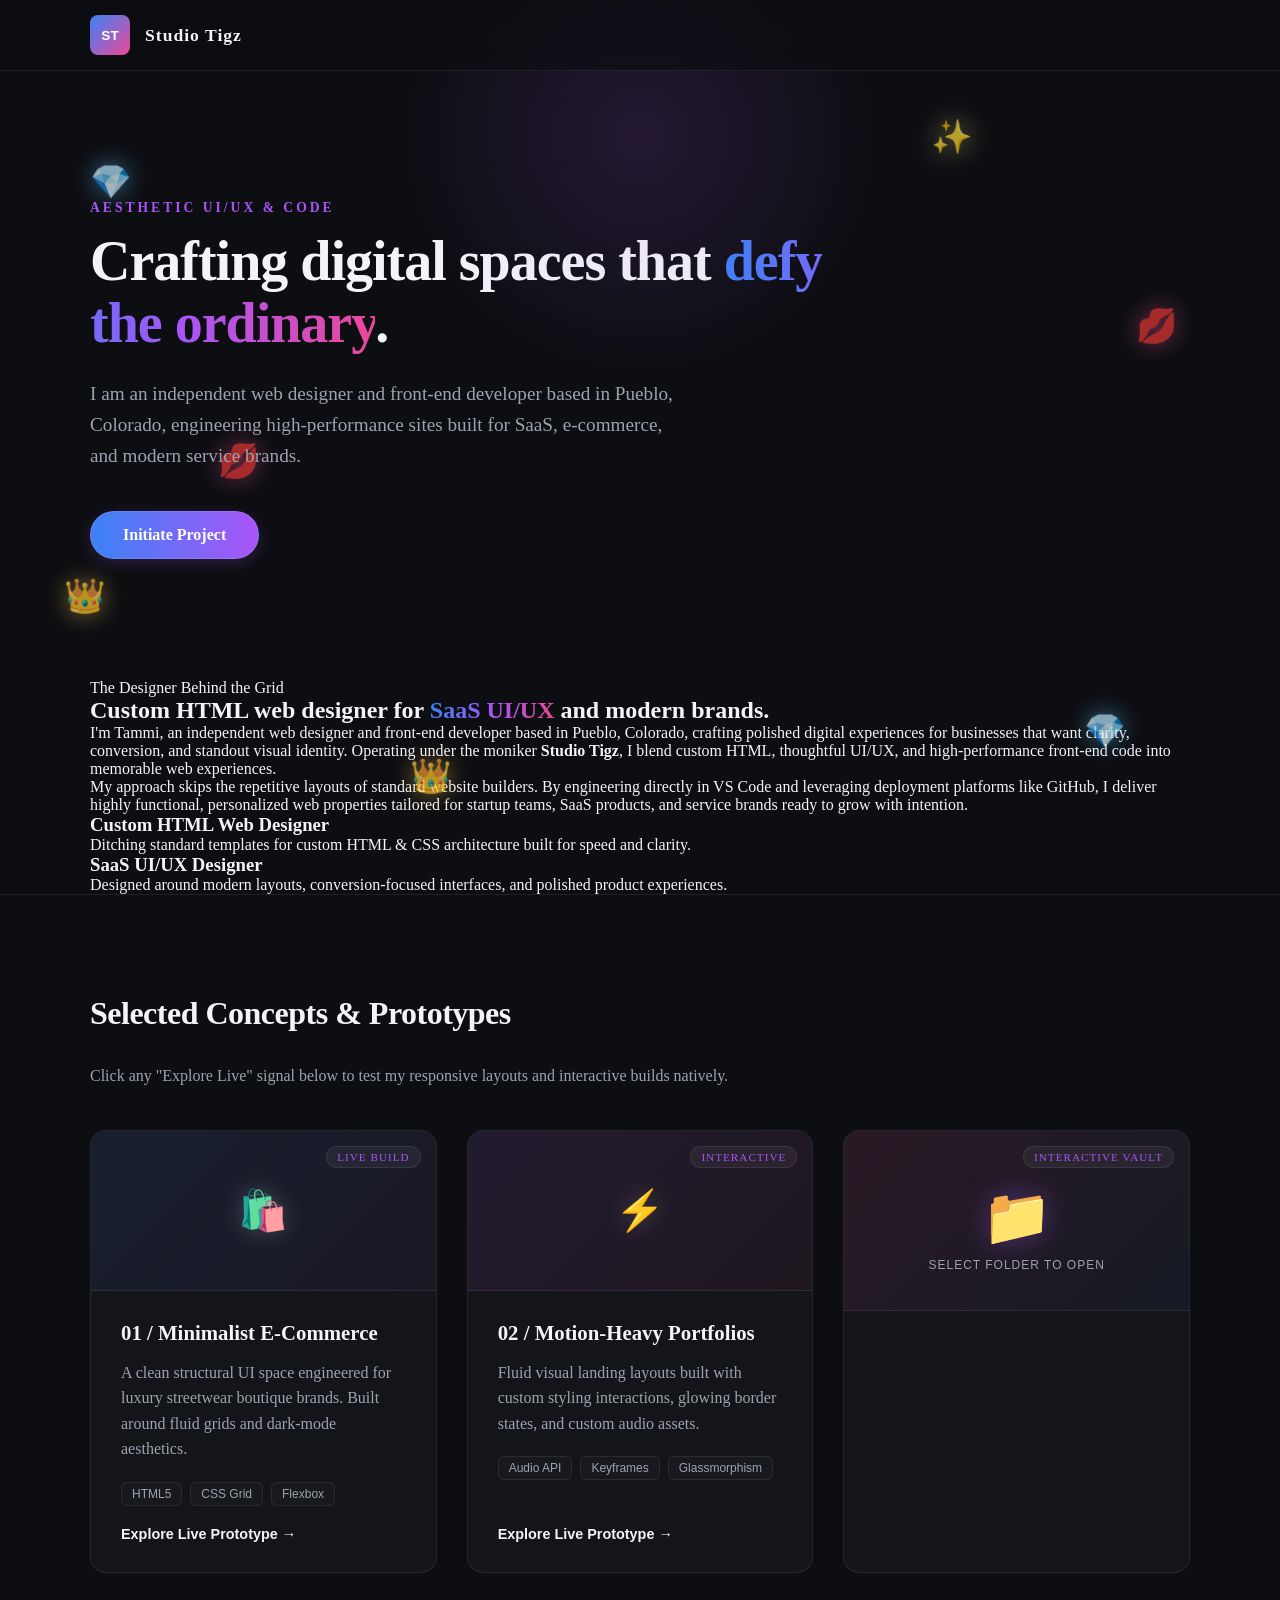
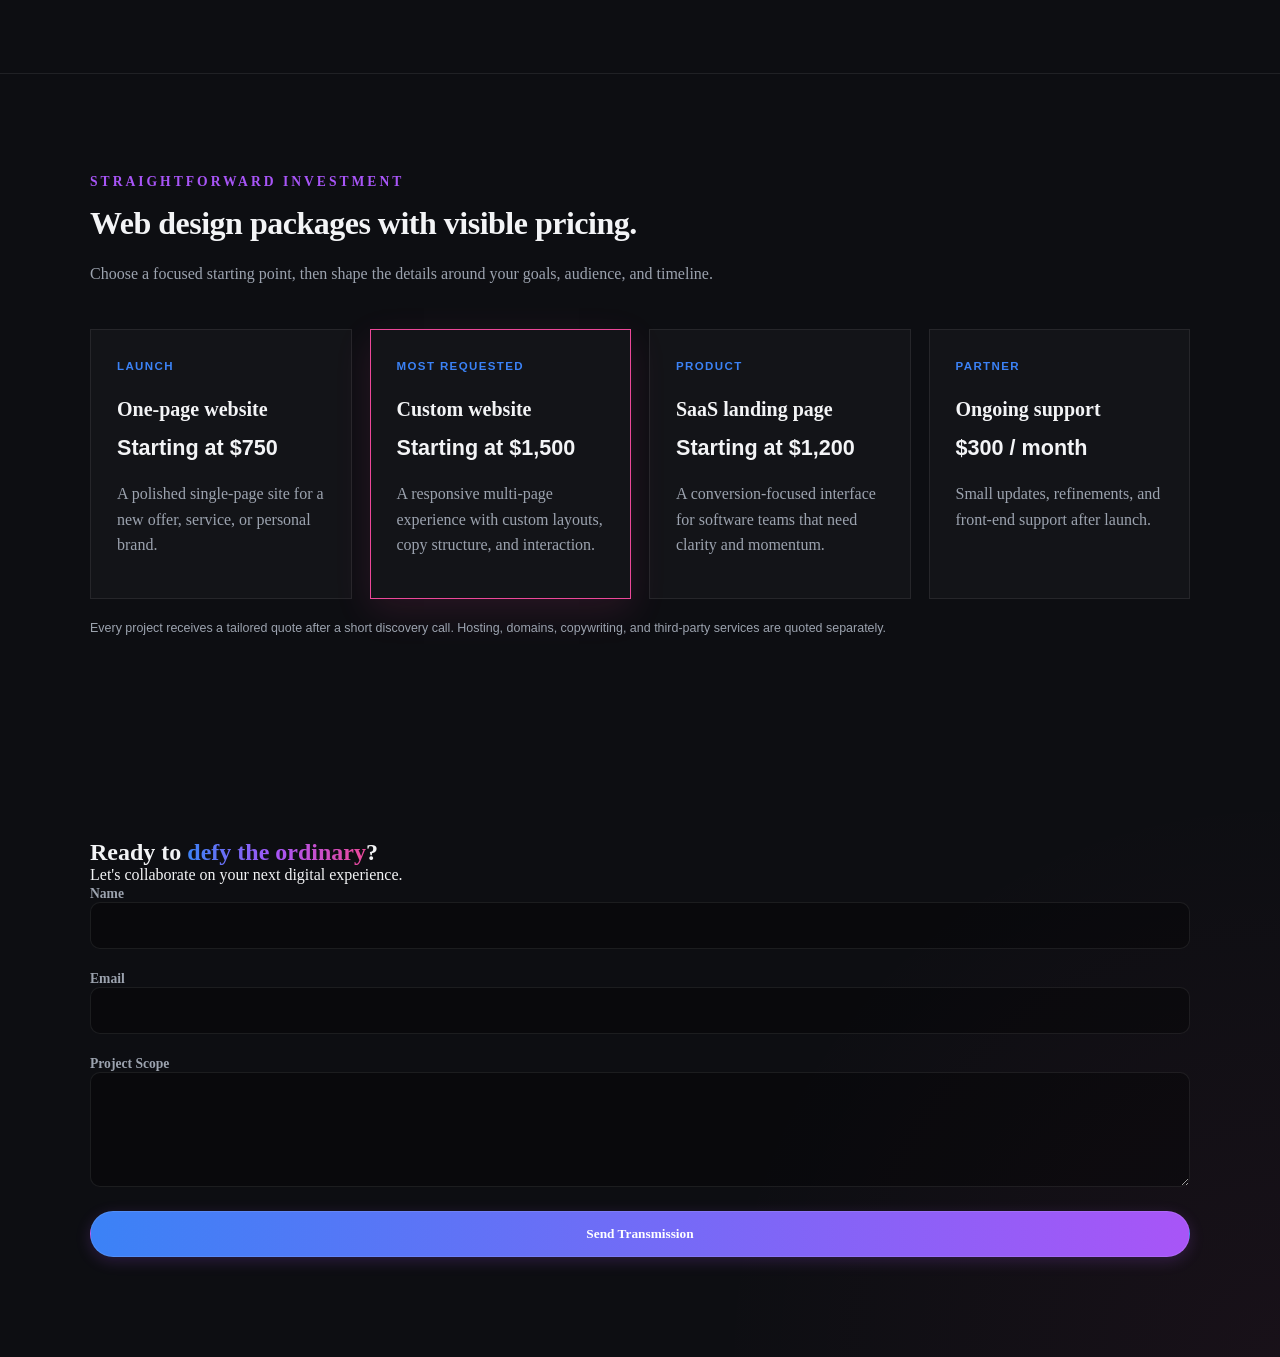
<file: index.html>
<!DOCTYPE html>
<html lang="en">
<head><meta name="google-site-verification" content="ShXIbIpQDb6EVniCPwsTIgNC5E273SoxSgR8RTySRDo" />
    <meta name="description" content="Studio Tigz offers custom, code-first web design and front-end development services for SaaS and e-commerce brands in Pueblo, Colorado.">
    <meta name="keywords" content="web designer, front end developer, custom website design, SaaS web designer, Pueblo Colorado web designer">
    <meta name="robots" content="index, follow">
    <meta charset="UTF-8">
    <meta name="viewport" content="width=device-width, initial-scale=1.0">
    <title>Studio Tigz | Digital Experience Portfolio</title>
    <link rel="stylesheet" href="style.css">
</head>
<body>
    
    <!-- Trendy Floating Asset Layer -->
    <div class="floating-assets-layer" aria-hidden="true">
        <span class="sparkle-particle particle-1">✦</span>
        <span class="sparkle-particle particle-2">✧</span>
        <span class="sparkle-particle particle-3">·</span>
        <span class="sparkle-particle particle-4">✦</span>
        <span class="sparkle-particle particle-5">✧</span>
        <span class="sparkle-particle particle-6">·</span>
        <span class="float-item diamond item-1">💎</span>
        <span class="float-item lips item-2">💋</span>
        <span class="float-item crown item-3">👑</span>
        <span class="float-item star item-4">✨</span>
        <span class="float-item diamond item-5">💎</span>
        <span class="float-item lips item-6">💋</span>
        <span class="float-item crown item-7">👑</span>
    </div>

    <!-- Navigation Header -->
    <header class="glass-nav">
        <div class="nav-container">
            <a href="#top" class="brand-mark" aria-label="Studio Tigz home">ST</a>
            <a href="#top" class="studio-name">Studio Tigz</a>
        </div>
    </header>

    <!-- Main Hero Statement Section -->
    <main id="top">
        <section class="hero-section">
            <div class="hero-glow"></div>
            <div class="container">
                <p class="hero-tag">Aesthetic UI/UX &amp; Code</p>
                <h1 class="hero-title">Crafting digital spaces that <span class="gradient-text">defy the ordinary</span>.</h1>
                <p class="hero-subtitle">I am an independent web designer and front-end developer based in Pueblo, Colorado, engineering high-performance sites built for SaaS, e-commerce, and modern service brands.</p>
                <a href="#contact" class="btn-primary">Initiate Project</a>
            </div>
        </section>

        <!-- About / Studio Bio Section -->
        <section id="about" class="bio-section">
            <div class="container">
                <div class="bio-grid">
                    <div class="bio-text">
                        <p class="bio-tag">The Designer Behind the Grid</p>
                        <h2>Custom HTML web designer for <span class="gradient-text">SaaS UI/UX</span> and modern brands.</h2>
                        <p class="bio-paragraph">
                            I'm Tammi, an independent web designer and front-end developer based in Pueblo, Colorado, crafting
                            polished digital experiences for businesses that want clarity, conversion, and standout visual identity.
                            Operating under the moniker <strong>Studio Tigz</strong>, I blend custom HTML, thoughtful UI/UX,
                            and high-performance front-end code into memorable web experiences.
                        </p>
                        <p class="bio-paragraph">
                            My approach skips the repetitive layouts of standard website builders. By engineering directly in
                            VS Code and leveraging deployment platforms like GitHub, I deliver highly functional, personalized
                            web properties tailored for startup teams, SaaS products, and service brands ready to grow with intention.
                        </p>
                    </div>
                    <div class="bio-stats">
                        <div class="stat-card">
                            <h3>Custom HTML Web Designer</h3>
                            <p>Ditching standard templates for custom HTML &amp; CSS architecture built for speed and clarity.</p>
                        </div>
                        <div class="stat-card">
                            <h3>SaaS UI/UX Designer</h3>
                            <p>Designed around modern layouts, conversion-focused interfaces, and polished product experiences.</p>
                        </div>
                    </div>
                </div>
            </div>
        </section>

        <!-- Work Portfolio Display Section -->
        <section id="work" class="work-section">
            <div class="container">
                <h2 class="section-title">Selected Concepts &amp; Prototypes</h2>
                <p class="section-desc" style="color: var(--text-muted); margin-top: -10px; margin-bottom: 40px;">
                    Click any "Explore Live" signal below to test my responsive layouts and interactive builds natively.
                </p>

                <div class="grid">
                    <!-- Project Card 01 -->
                    <div class="work-card">
                        <div class="card-visual-header asset-ecommerce">
                            <span class="preview-badge">Live Build</span>
                            <div class="card-icon">🛍️</div>
                        </div>
                        <div class="card-body">
                            <h3>01 / Minimalist E-Commerce</h3>
                            <p>A clean structural UI space engineered for luxury streetwear boutique brands. Built around fluid grids and dark-mode aesthetics.</p>
                            <div class="project-tags">
                                <span>HTML5</span> <span>CSS Grid</span> <span>Flexbox</span>
                            </div>
                            <a href="boutique-landing/index.html" class="project-link">Explore Live Prototype &rarr;</a>
                        </div>
                    </div>

                    <!-- Project Card 02 -->
                    <div class="work-card">
                        <div class="card-visual-header asset-motion">
                            <span class="preview-badge">Interactive</span>
                            <div class="card-icon">⚡</div>
                        </div>
                        <div class="card-body">
                            <h3>02 / Motion-Heavy Portfolios</h3>
                            <p>Fluid visual landing layouts built with custom styling interactions, glowing border states, and custom audio assets.</p>
                            <div class="project-tags">
                                <span>Audio API</span> <span>Keyframes</span> <span>Glassmorphism</span>
                            </div>
                            <a href="survivor-advocacy/index.html" class="project-link">Explore Live Prototype &rarr;</a>
                        </div>
                    </div>

                    <!-- Interactive Concept Vault Card -->
                    <div class="work-card vault-card">
                        <details class="vault-details">
                            <summary class="card-visual-header asset-vault">
                            <span class="preview-badge">Interactive Vault</span>
                            <span class="folder-trigger" aria-label="Select project folder to open examples">
                                <div class="folder-icon">
                                    <span class="folder-back">📁</span>
                                    <span class="folder-front">📂</span>
                                </div>
                                <span class="folder-hint-text">Select Folder to Open</span>
                            </span>
                            </summary>

                        <div class="card-body">
                            <h3>03 / Studio Concept Vault</h3>
                            <p>Clickable concept examples across retail, advocacy, automotive, wellness, and finance.</p>

                            <div class="vault-file-tree">
                                <div class="tree-header">📂 root / concept_examples</div>
                                <ul class="file-list">
                                    <li class="file-item">
                                        <span class="file-icon">📄</span>
                                        <div class="file-info">
                                            <a href="boutique-landing/index.html">boutique_landing.html</a>
                                            <small>E-Commerce Grid Layout</small>
                                        </div>
                                    </li>
                                    <li class="file-item">
                                        <span class="file-icon">📄</span>
                                        <div class="file-info">
                                            <a href="survivor-advocacy/index.html">reclaim_advocacy.html</a>
                                            <small>Survivor Support Concept</small>
                                        </div>
                                    </li>
                                    <li class="file-item">
                                        <span class="file-icon">📄</span>
                                        <div class="file-info">
                                            <a href="accounting/index.html">ledger_loom.html</a>
                                            <small>Accounting and Advisory Concept</small>
                                        </div>
                                    </li>
                                    <li class="file-item">
                                        <span class="file-icon">📄</span>
                                        <div class="file-info">
                                            <a href="massage/index.html">low_tide.html</a>
                                            <small>Massage and Bodywork Concept</small>
                                        </div>
                                    </li>
                                    <li class="file-item">
                                        <span class="file-icon">📄</span>
                                        <div class="file-info">
                                            <a href="mechanic/index.html">torquehaus.html</a>
                                            <small>Automotive Service Concept</small>
                                        </div>
                                    </li>
                                </ul>
                            </div>
                        </div>
                        </details>
                    </div>
                </div>
            </div>
        </section>

        <!-- Services and Pricing Section -->
        <section id="pricing" class="pricing-section">
            <div class="container">
                <p class="hero-tag">Straightforward investment</p>
                <h2 class="section-title">Web design packages with visible pricing.</h2>
                <p class="section-desc">Choose a focused starting point, then shape the details around your goals, audience, and timeline.</p>
                <div class="pricing-grid">
                    <article class="price-card">
                        <span class="price-label">Launch</span>
                        <h3>One-page website</h3>
                        <strong>Starting at $750</strong>
                        <p>A polished single-page site for a new offer, service, or personal brand.</p>
                    </article>
                    <article class="price-card featured-price">
                        <span class="price-label">Most requested</span>
                        <h3>Custom website</h3>
                        <strong>Starting at $1,500</strong>
                        <p>A responsive multi-page experience with custom layouts, copy structure, and interaction.</p>
                    </article>
                    <article class="price-card">
                        <span class="price-label">Product</span>
                        <h3>SaaS landing page</h3>
                        <strong>Starting at $1,200</strong>
                        <p>A conversion-focused interface for software teams that need clarity and momentum.</p>
                    </article>
                    <article class="price-card">
                        <span class="price-label">Partner</span>
                        <h3>Ongoing support</h3>
                        <strong>$300 / month</strong>
                        <p>Small updates, refinements, and front-end support after launch.</p>
                    </article>
                </div>
                <p class="pricing-note">Every project receives a tailored quote after a short discovery call. Hosting, domains, copywriting, and third-party services are quoted separately.</p>
            </div>
        </section>

        <!-- Contact Section -->
        <section id="contact" class="contact-section">
            <div class="container">
                <h2>Ready to <span class="gradient-text">defy the ordinary</span>?</h2>
                <p>Let's collaborate on your next digital experience.</p>
                <form class="contact-form">
                    <div class="form-group">
                        <label for="name">Name</label>
                        <input type="text" id="name" required autocomplete="name">
                    </div>
                    <div class="form-group">
                        <label for="email">Email</label>
                        <input type="email" id="email" required autocomplete="email">
                    </div>
                    <div class="form-group">
                        <label for="message">Project Scope</label>
                        <textarea id="message" rows="5" required></textarea>
                    </div>
                    <button type="submit" class="btn-primary">Send Transmission</button>
                </form>
            </div>
        </section>
    </main>
</body>
</html>
</file>
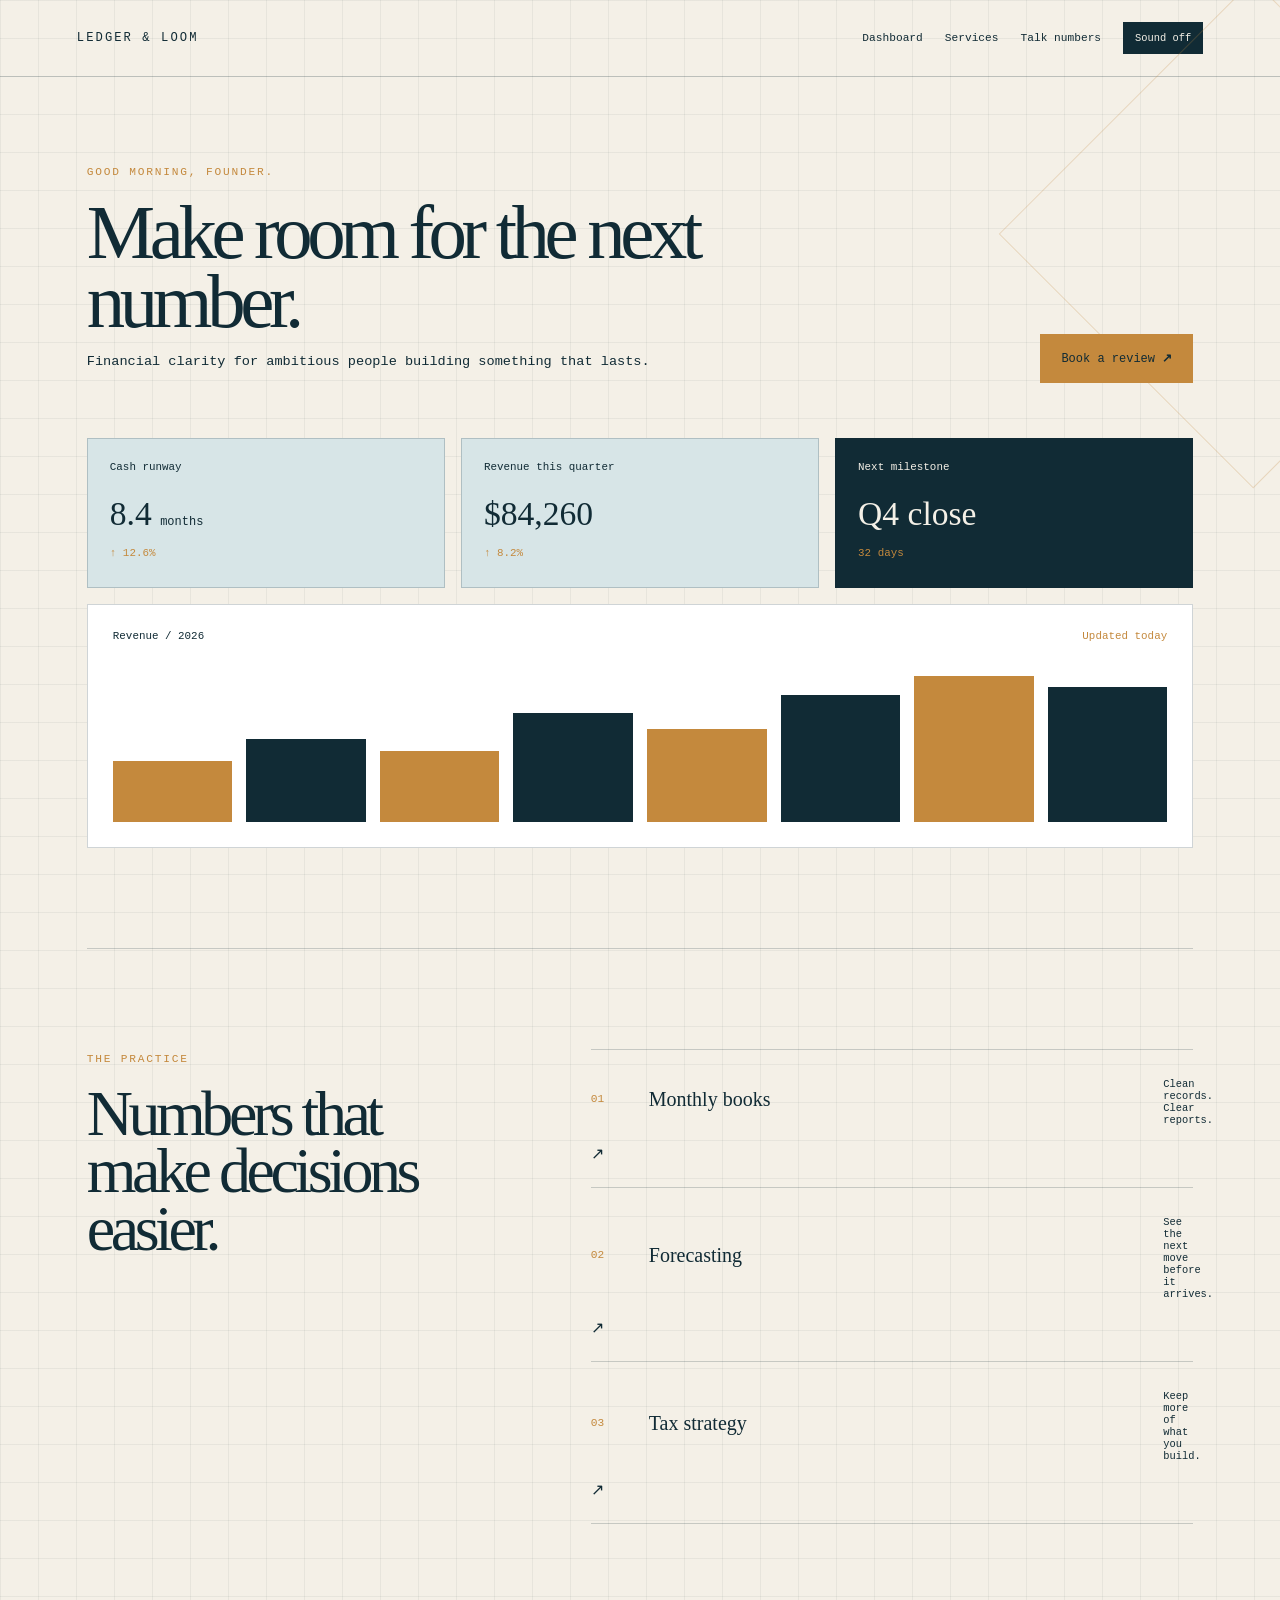
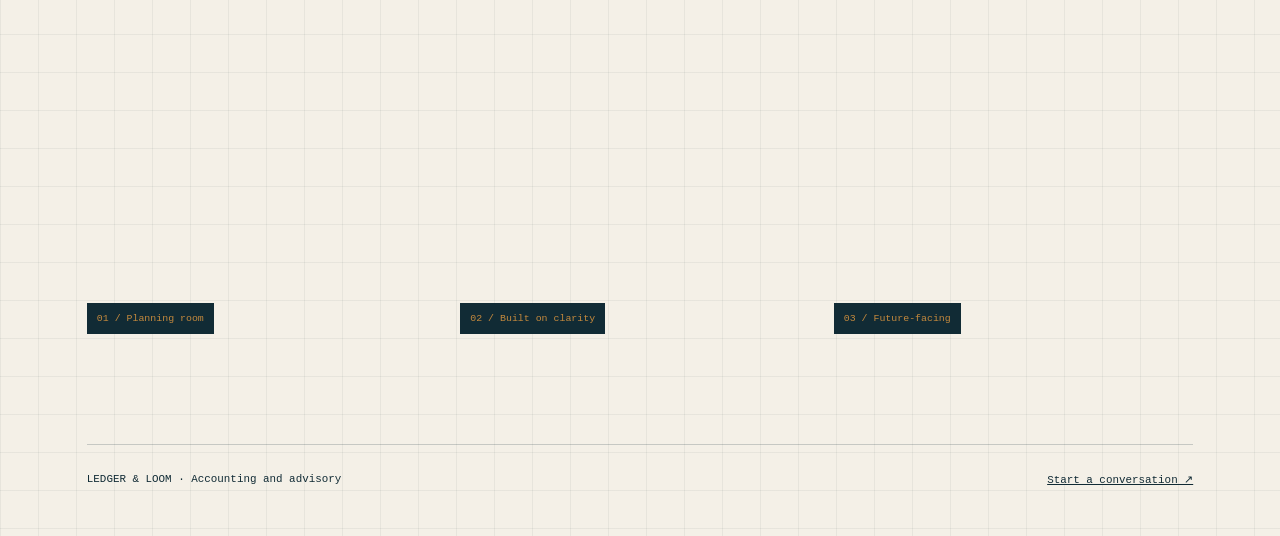
<file: accounting/index.html>
<!doctype html>
<html lang="en">
<head>
    <meta charset="utf-8">
    <meta name="viewport" content="width=device-width, initial-scale=1">
    <title>LEDGER &amp; LOOM | Accounting and Advisory</title>
    <link rel="stylesheet" href="style.css">
</head>
<body class="concept-shell theme-accounting">
    <header class="ledger-nav"><a class="concept-logo" href="#top">LEDGER &amp; LOOM</a><nav><a href="#dashboard">Dashboard</a><a href="#services">Services</a><a href="#contact">Talk numbers</a><button class="sound-toggle" type="button">Sound off</button></nav></header>
    <main id="top" class="ledger-main"><section class="ledger-welcome"><div><span class="concept-kicker">Good morning, founder.</span><h1>Make room for the next number.</h1><p>Financial clarity for ambitious people building something that lasts.</p></div><a class="concept-cta" href="#contact">Book a review <b>↗</b></a></section>
        <section id="dashboard" class="ledger-dashboard"><div class="metric-card"><span>Cash runway</span><strong>8.4 <small>months</small></strong><i>↑ 12.6%</i></div><div class="metric-card"><span>Revenue this quarter</span><strong>$84,260</strong><i>↑ 8.2%</i></div><div class="metric-card dark"><span>Next milestone</span><strong>Q4 close</strong><i>32 days</i></div><div class="ledger-chart"><div class="chart-label"><span>Revenue / 2026</span><b>Updated today</b></div><div class="bars"><i style="height:38%"></i><i style="height:52%"></i><i style="height:44%"></i><i style="height:68%"></i><i style="height:58%"></i><i style="height:79%"></i><i style="height:91%"></i><i style="height:84%"></i></div></div></section>
        <section id="services" class="ledger-services"><div><span class="concept-kicker">The practice</span><h2>Numbers that make decisions easier.</h2></div><div class="ledger-table"><a href="#"><span>01</span><strong>Monthly books</strong><small>Clean records. Clear reports.</small><b>↗</b></a><a href="#"><span>02</span><strong>Forecasting</strong><small>See the next move before it arrives.</small><b>↗</b></a><a href="#"><span>03</span><strong>Tax strategy</strong><small>Keep more of what you build.</small><b>↗</b></a></div></section>
        <section class="ledger-gallery"><div class="ledger-photo ledger-photo-one"><span>01 / Planning room</span></div><div class="ledger-photo ledger-photo-two"><span>02 / Built on clarity</span></div><div class="ledger-photo ledger-photo-three"><span>03 / Future-facing</span></div></section>
        <footer id="contact" class="concept-footer"><span>LEDGER &amp; LOOM · Accounting and advisory</span><a href="mailto:tigzizamazin@gmail.com">Start a conversation ↗</a></footer>
    </main>
    <script src="script.js"></script>
</body>
</html>
</file>
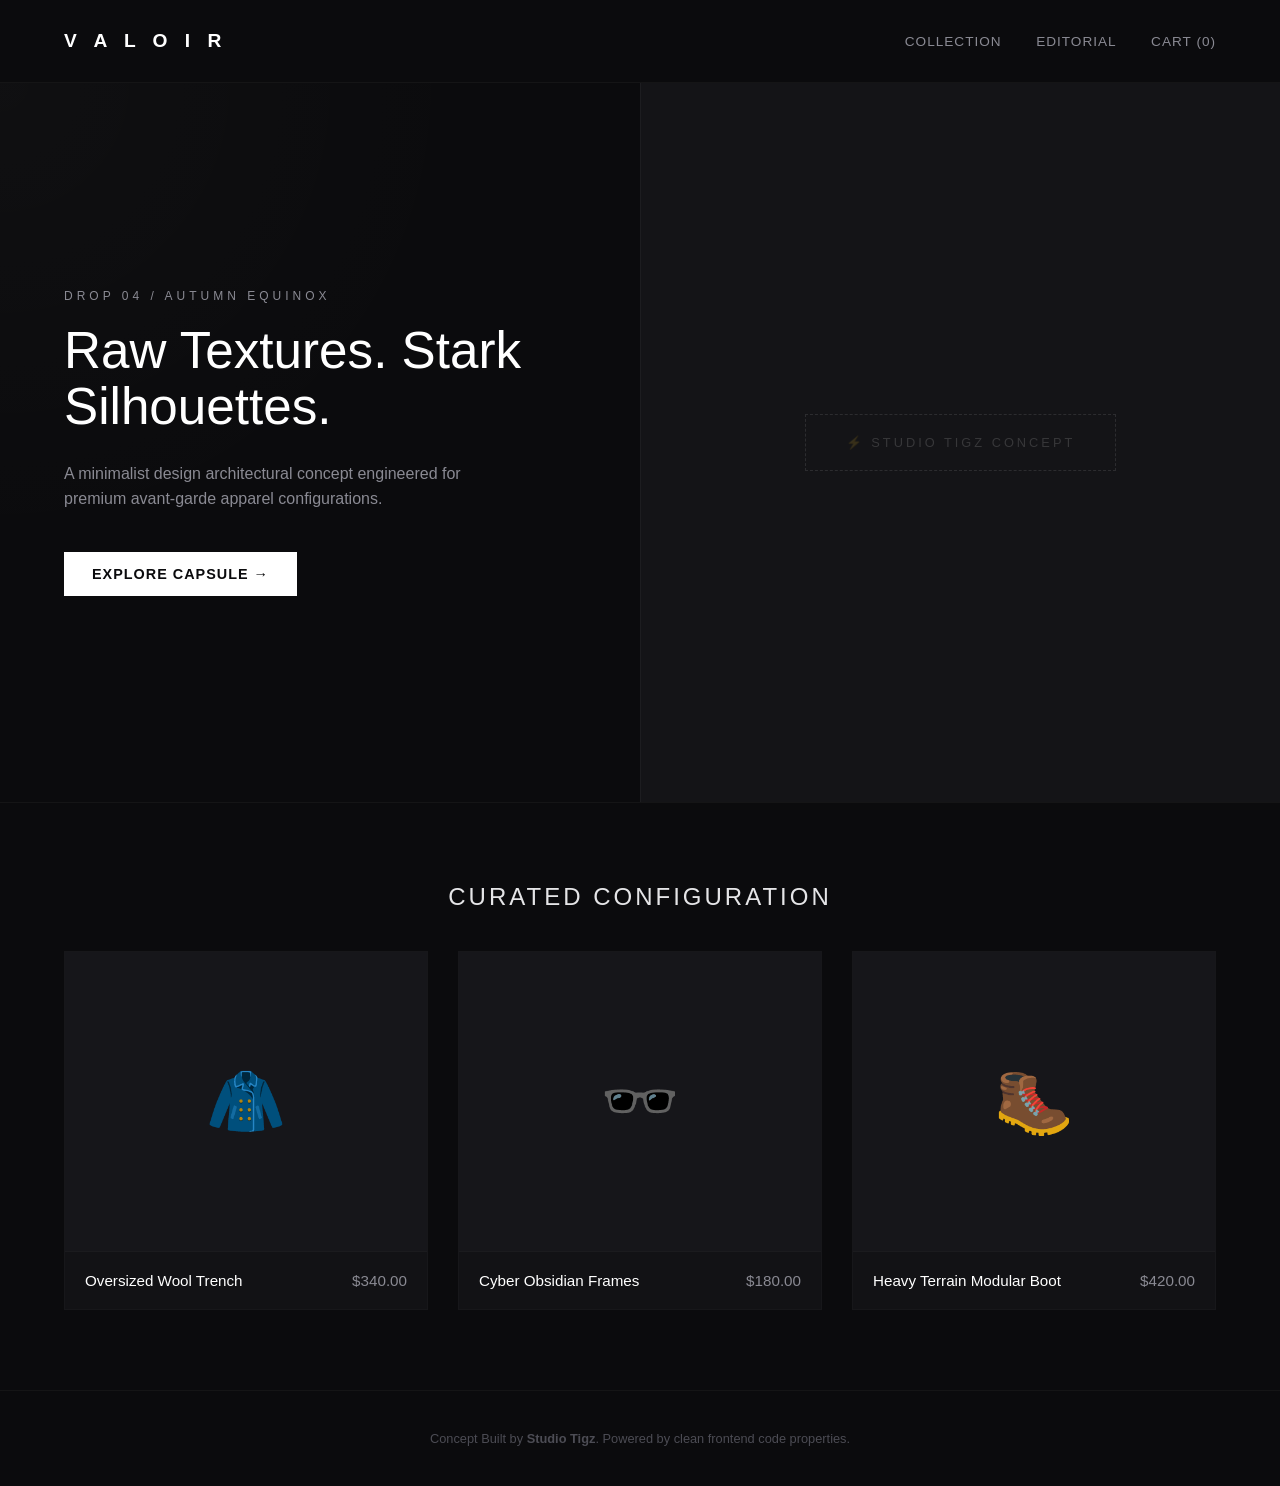
<file: boutique-landing/index.html>
<!DOCTYPE html>
<html lang="en">
<head>
    <meta charset="UTF-8">
    <meta name="viewport" content="width=device-width, initial-scale=1.0">
    <title>VALOIR | Luxury Streetwear Concept</title>
    <link rel="stylesheet" href="style.css">
</head>
<body>

    <!-- Minimalist Branding Navigation -->
    <header class="luxury-nav">
        <div class="logo">V A L O I R</div>
        <nav>
            <a href="#">Collection</a>
            <a href="#">Editorial</a>
            <a href="#">Cart (0)</a>
        </nav>
    </header>

    <!-- Luxury Split-Screen Hero Header Section -->
    <section class="hero-split">
        <div class="hero-text-block">
            <span class="collection-tag">Drop 04 / Autumn Equinox</span>
            <h1>Raw Textures. Stark Silhouettes.</h1>
            <p>A minimalist design architectural concept engineered for premium avant-garde apparel configurations.</p>
            <a href="#" class="shop-btn">Explore Capsule &rarr;</a>
        </div>
        <div class="hero-image-placeholder">
            <!-- Simulated High-End Fashion Image Frame -->
            <div class="image-overlay-graphic">⚡ STUDIO TIGZ CONCEPT</div>
        </div>
    </section>

    <!-- Product Grid Section -->
    <main class="product-container">
        <h2>Curated Configuration</h2>
        <div class="product-grid">
            
            <!-- Item 1 -->
            <div class="product-card">
                <div class="prod-img-frame">🧥</div>
                <div class="prod-details">
                    <h3>Oversized Wool Trench</h3>
                    <p class="price">$340.00</p>
                </div>
            </div>

            <!-- Item 2 -->
            <div class="product-card">
                <div class="prod-img-frame">🕶️</div>
                <div class="prod-details">
                    <h3>Cyber Obsidian Frames</h3>
                    <p class="price">$180.00</p>
                </div>
            </div>

            <!-- Item 3 -->
            <div class="product-card">
                <div class="prod-img-frame">🥾</div>
                <div class="prod-details">
                    <h3>Heavy Terrain Modular Boot</h3>
                    <p class="price">$420.00</p>
                </div>
            </div>

        </div>
    </main>

    <!-- Simple Portfolio Return Footer Bar -->
    <footer class="demo-footer">
        <p>Concept Built by <strong>Studio Tigz</strong>. Powered by clean frontend code properties.</p>
    </footer>

</body>
</html>
</file>
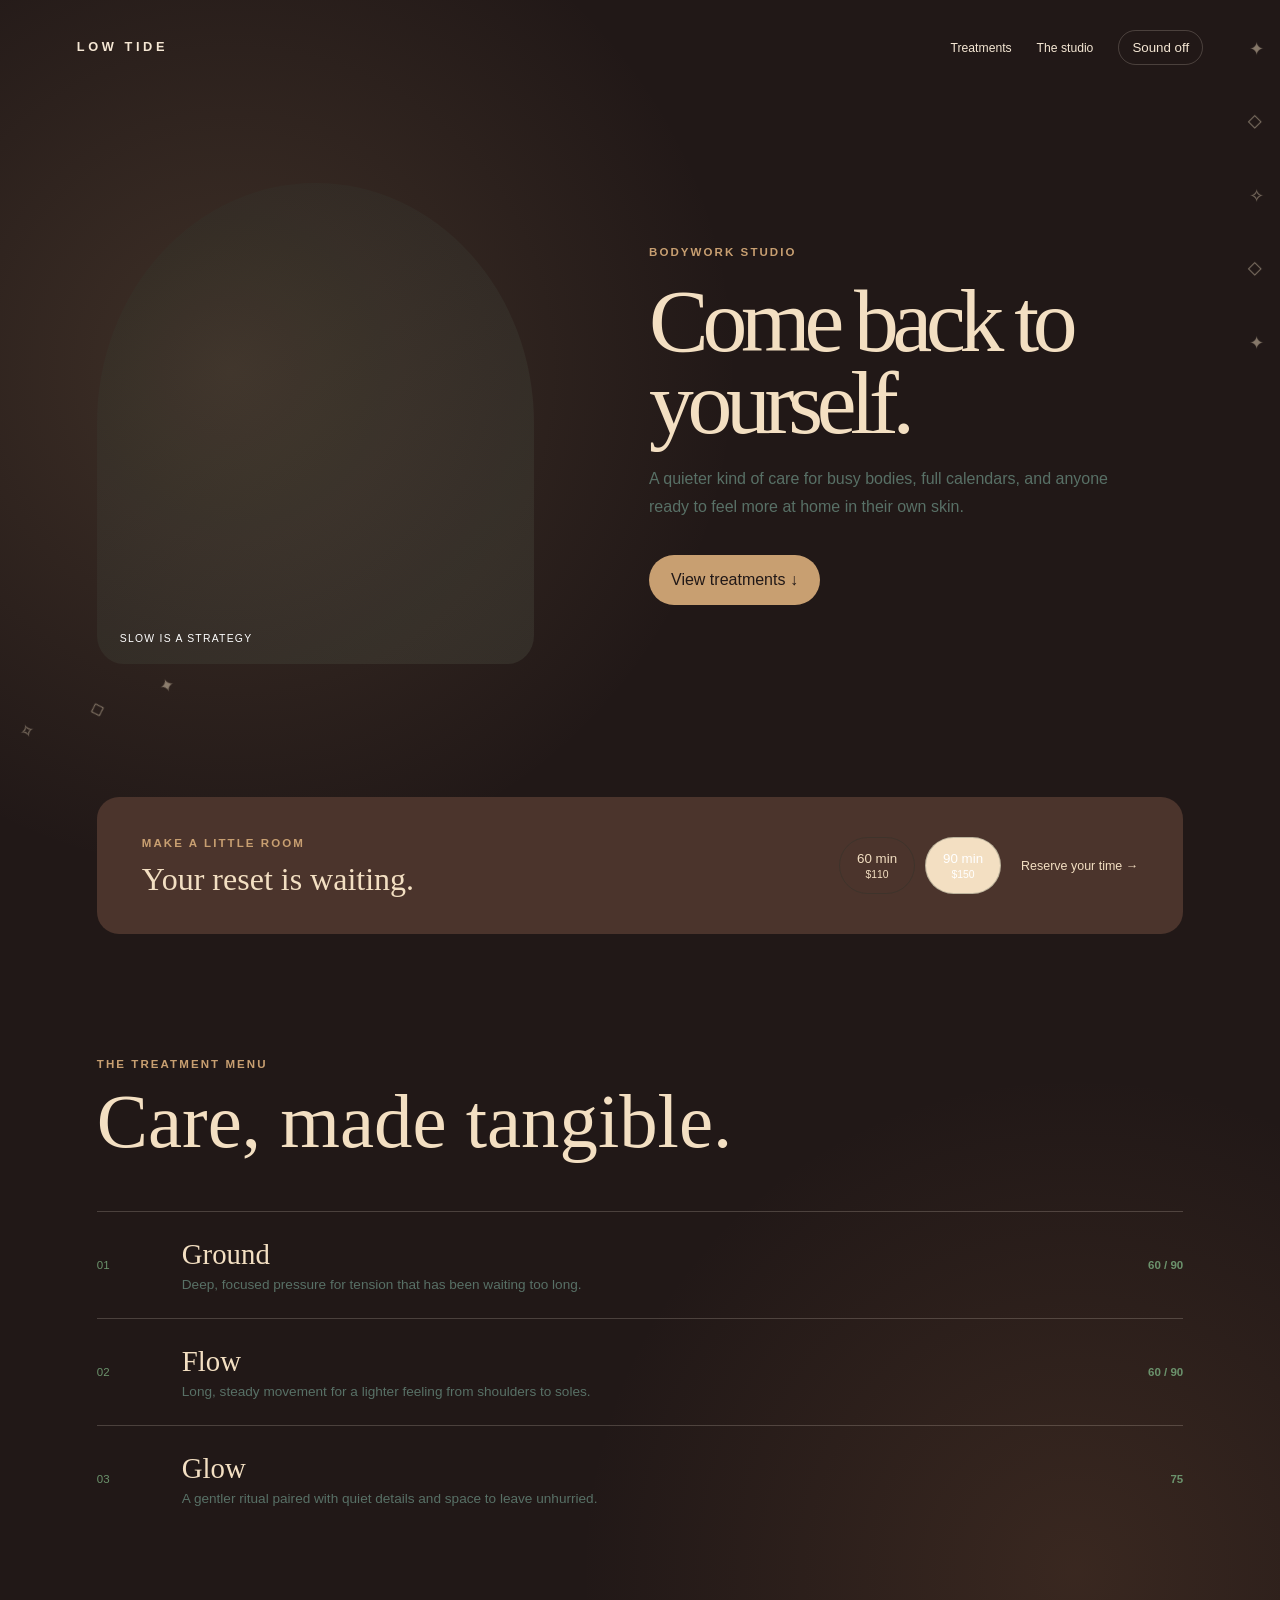
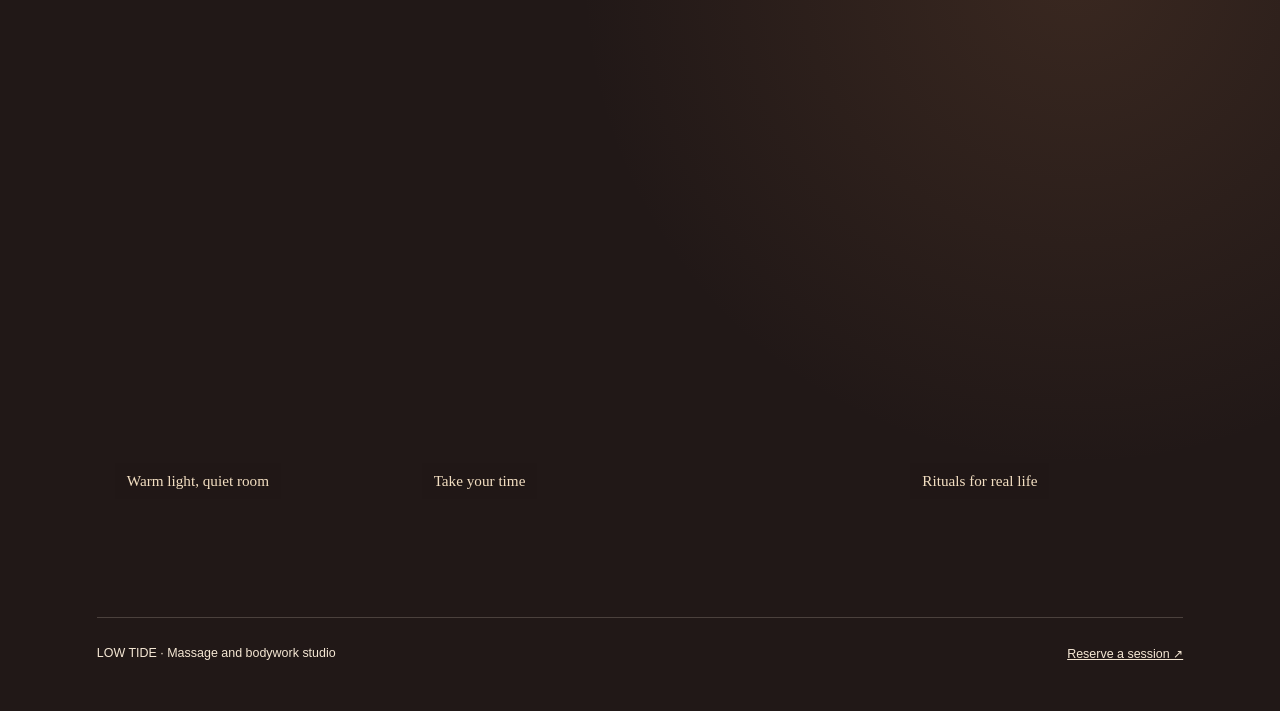
<file: massage/index.html>
<!doctype html>
<html lang="en">
<head>
    <meta charset="utf-8">
    <meta name="viewport" content="width=device-width, initial-scale=1">
    <title>LOW TIDE | Massage and Bodywork</title>
    <link rel="stylesheet" href="style.css">
</head>
<body class="concept-shell theme-massage">
    <header class="tide-nav"><a class="concept-logo" href="#top">LOW TIDE</a><nav><a href="#rituals">Treatments</a><a href="#about">The studio</a><button class="sound-toggle" type="button">Sound off</button></nav></header>
    <main id="top" class="tide-main">
        <section class="tide-hero"><div class="tide-hero-art"><span>Slow is a strategy</span></div><div class="tide-hero-copy"><span class="concept-kicker">Bodywork studio</span><h1>Come back to yourself.</h1><p>A quieter kind of care for busy bodies, full calendars, and anyone ready to feel more at home in their own skin.</p><a class="concept-cta" href="#rituals">View treatments <b>↓</b></a></div></section>
        <section class="tide-booking"><div><span class="concept-kicker">Make a little room</span><h2>Your reset is waiting.</h2></div><div class="booking-options"><button>60 min <small>$110</small></button><button class="active">90 min <small>$150</small></button><a href="#contact">Reserve your time →</a></div></section>
        <section id="rituals" class="tide-rituals"><div class="ritual-intro"><span class="concept-kicker">The treatment menu</span><h2>Care, made tangible.</h2></div><div class="ritual-item"><span>01</span><div><h3>Ground</h3><p>Deep, focused pressure for tension that has been waiting too long.</p></div><strong>60 / 90</strong></div><div class="ritual-item"><span>02</span><div><h3>Flow</h3><p>Long, steady movement for a lighter feeling from shoulders to soles.</p></div><strong>60 / 90</strong></div><div class="ritual-item"><span>03</span><div><h3>Glow</h3><p>A gentler ritual paired with quiet details and space to leave unhurried.</p></div><strong>75</strong></div></section>
        <section class="tide-gallery"><div class="tide-photo tide-photo-one"><span>Warm light, quiet room</span></div><div class="tide-photo tide-photo-two"><span>Take your time</span></div><div class="tide-photo tide-photo-three"><span>Rituals for real life</span></div></section>
        <footer id="contact" class="concept-footer"><span>LOW TIDE · Massage and bodywork studio</span><a href="mailto:tigzizamazin@gmail.com">Reserve a session ↗</a></footer>
    </main>
    <script src="script.js"></script>
</body>
</html>
</file>
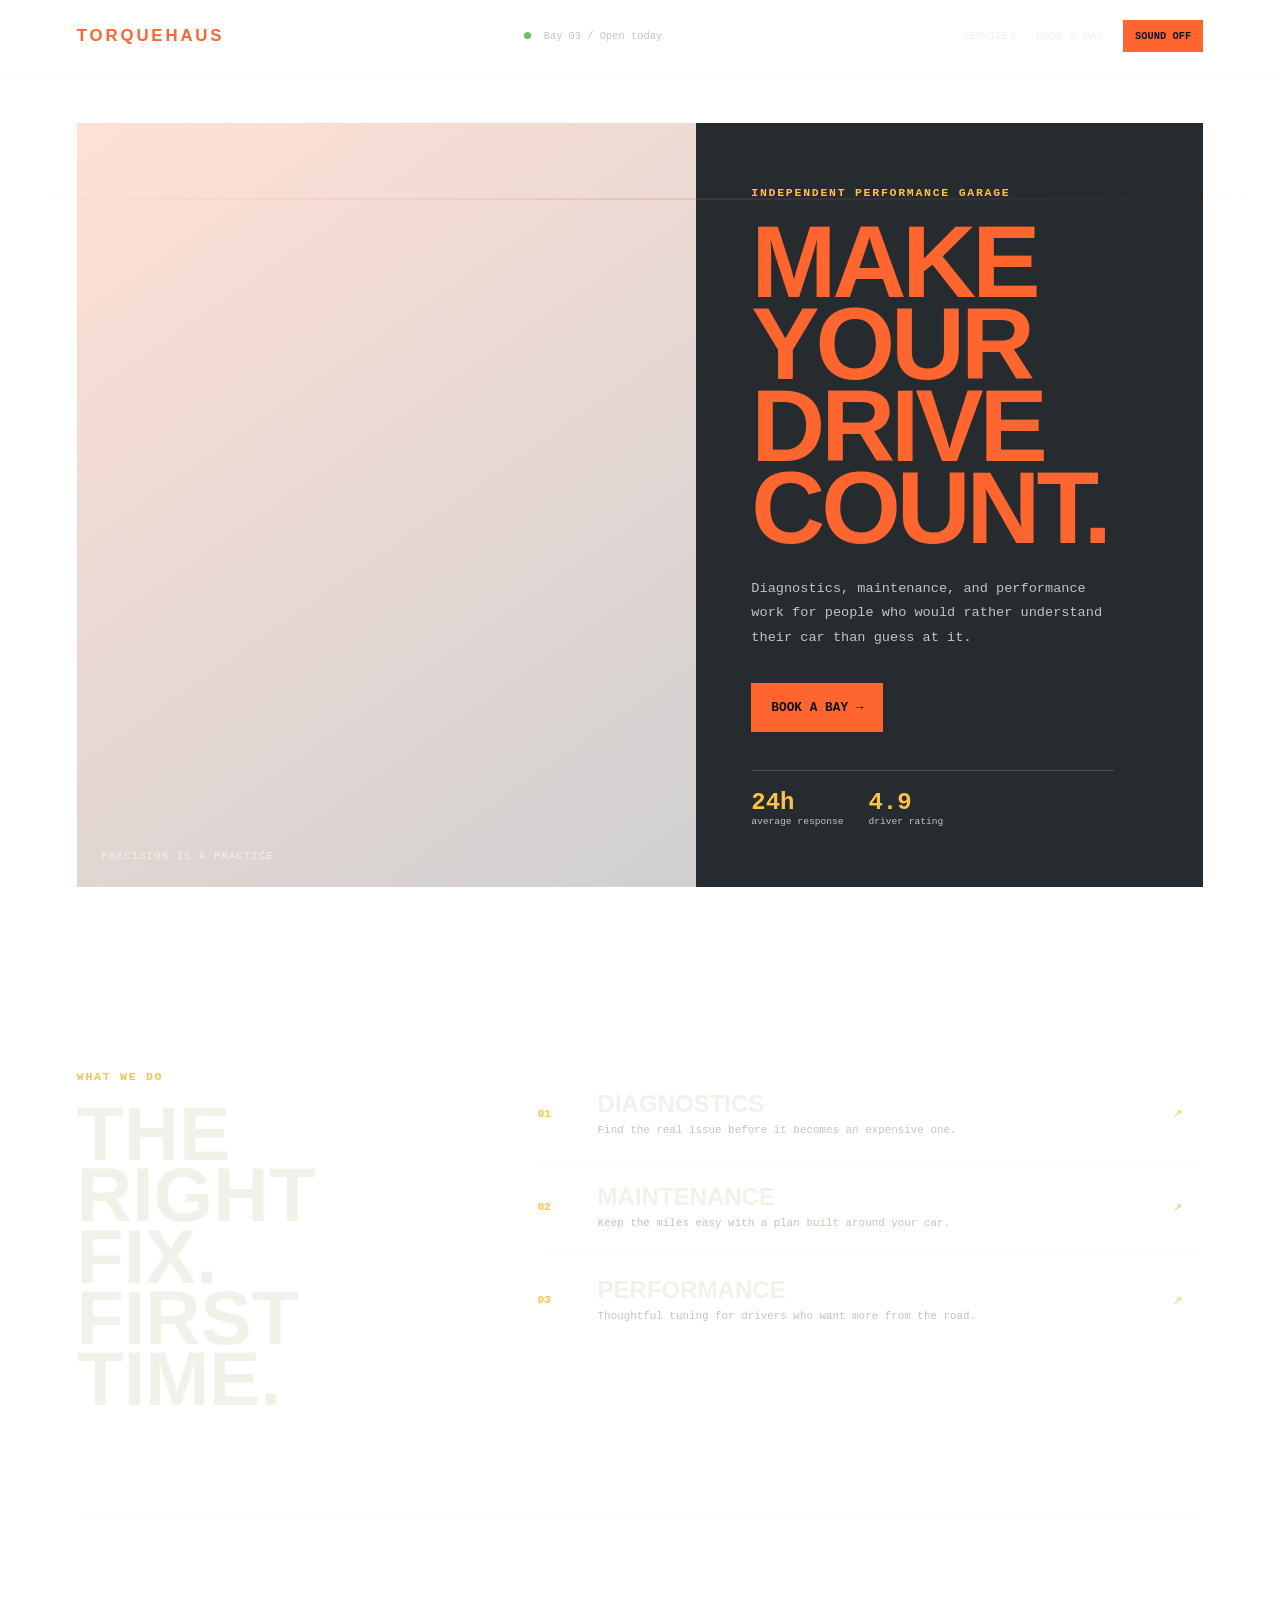
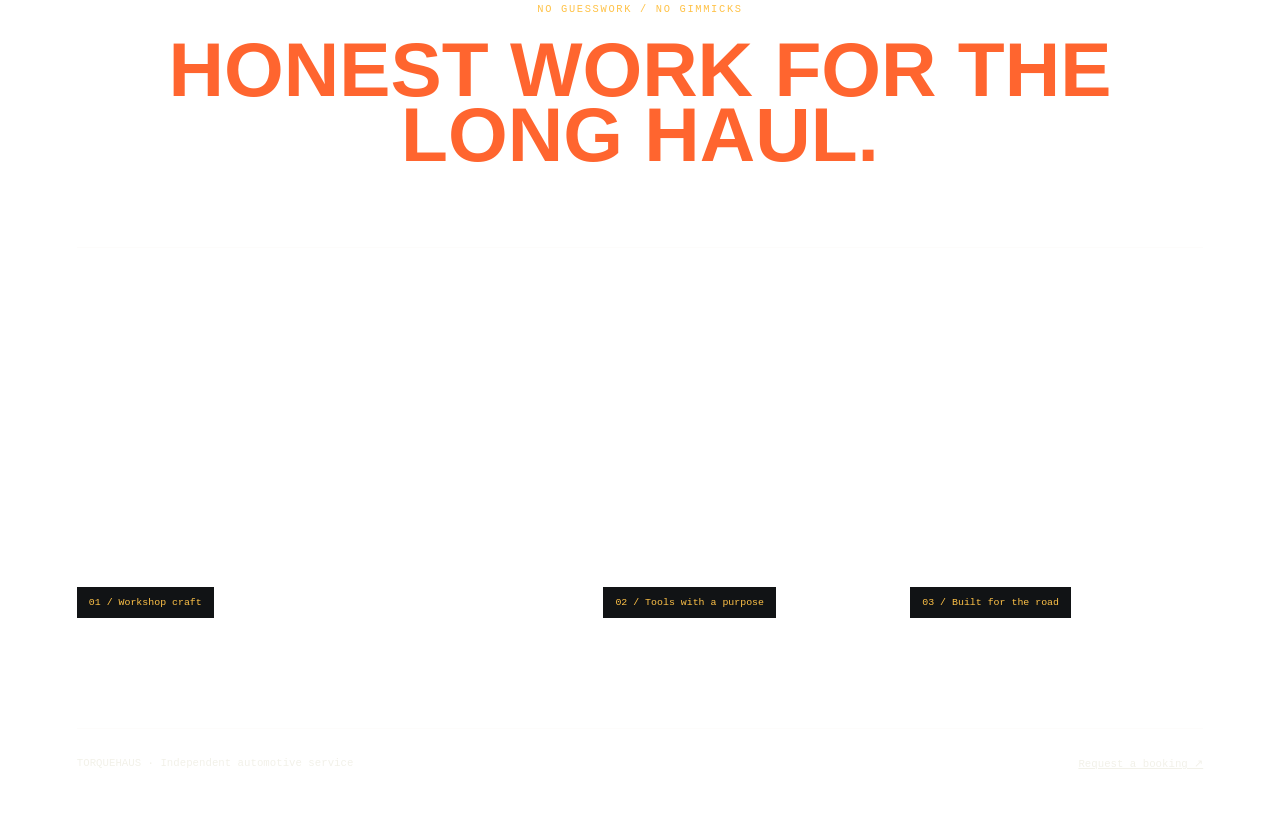
<file: mechanic/index.html>
<!doctype html>
<html lang="en">
<head>
    <meta charset="utf-8">
    <meta name="viewport" content="width=device-width, initial-scale=1">
    <title>TORQUEHAUS | Automotive Service</title>
    <link rel="stylesheet" href="style.css">
</head>
<body class="concept-shell theme-mechanic">
    <header class="garage-top"><a class="concept-logo" href="#top">TORQUEHAUS</a><span class="garage-status"><i></i> Bay 03 / Open today</span><nav><a href="#services">Services</a><a href="#contact">Book a bay</a><button class="sound-toggle" type="button">Sound off</button></nav></header>
    <main id="top" class="garage-main">
        <section class="garage-hero"><div class="garage-hero-image"><span>Precision is a practice</span></div><div class="garage-hero-copy"><span class="concept-kicker">Independent performance garage</span><h1>Make your drive count.</h1><p>Diagnostics, maintenance, and performance work for people who would rather understand their car than guess at it.</p><a class="concept-cta" href="#contact">Book a bay <b>→</b></a><div class="garage-specs"><span><b>24h</b> average response</span><span><b>4.9</b> driver rating</span></div></div></section>
        <section id="services" class="garage-services"><div class="service-heading"><span class="concept-kicker">What we do</span><h2>The right fix.<br>First time.</h2></div><div class="service-list"><a href="#"><b>01</b><span><strong>Diagnostics</strong><small>Find the real issue before it becomes an expensive one.</small></span><i>↗</i></a><a href="#"><b>02</b><span><strong>Maintenance</strong><small>Keep the miles easy with a plan built around your car.</small></span><i>↗</i></a><a href="#"><b>03</b><span><strong>Performance</strong><small>Thoughtful tuning for drivers who want more from the road.</small></span><i>↗</i></a></div></section>
        <section class="garage-callout"><span>NO GUESSWORK / NO GIMMICKS</span><strong>Honest work for the long haul.</strong></section>
        <section class="garage-gallery"><div class="garage-photo garage-photo-one"><span>01 / Workshop craft</span></div><div class="garage-photo garage-photo-two"><span>02 / Tools with a purpose</span></div><div class="garage-photo garage-photo-three"><span>03 / Built for the road</span></div></section>
        <footer id="contact" class="concept-footer"><span>TORQUEHAUS · Independent automotive service</span><a href="mailto:tigzizamazin@gmail.com">Request a booking ↗</a></footer>
    </main>
    <script src="script.js"></script>
</body>
</html>
</file>
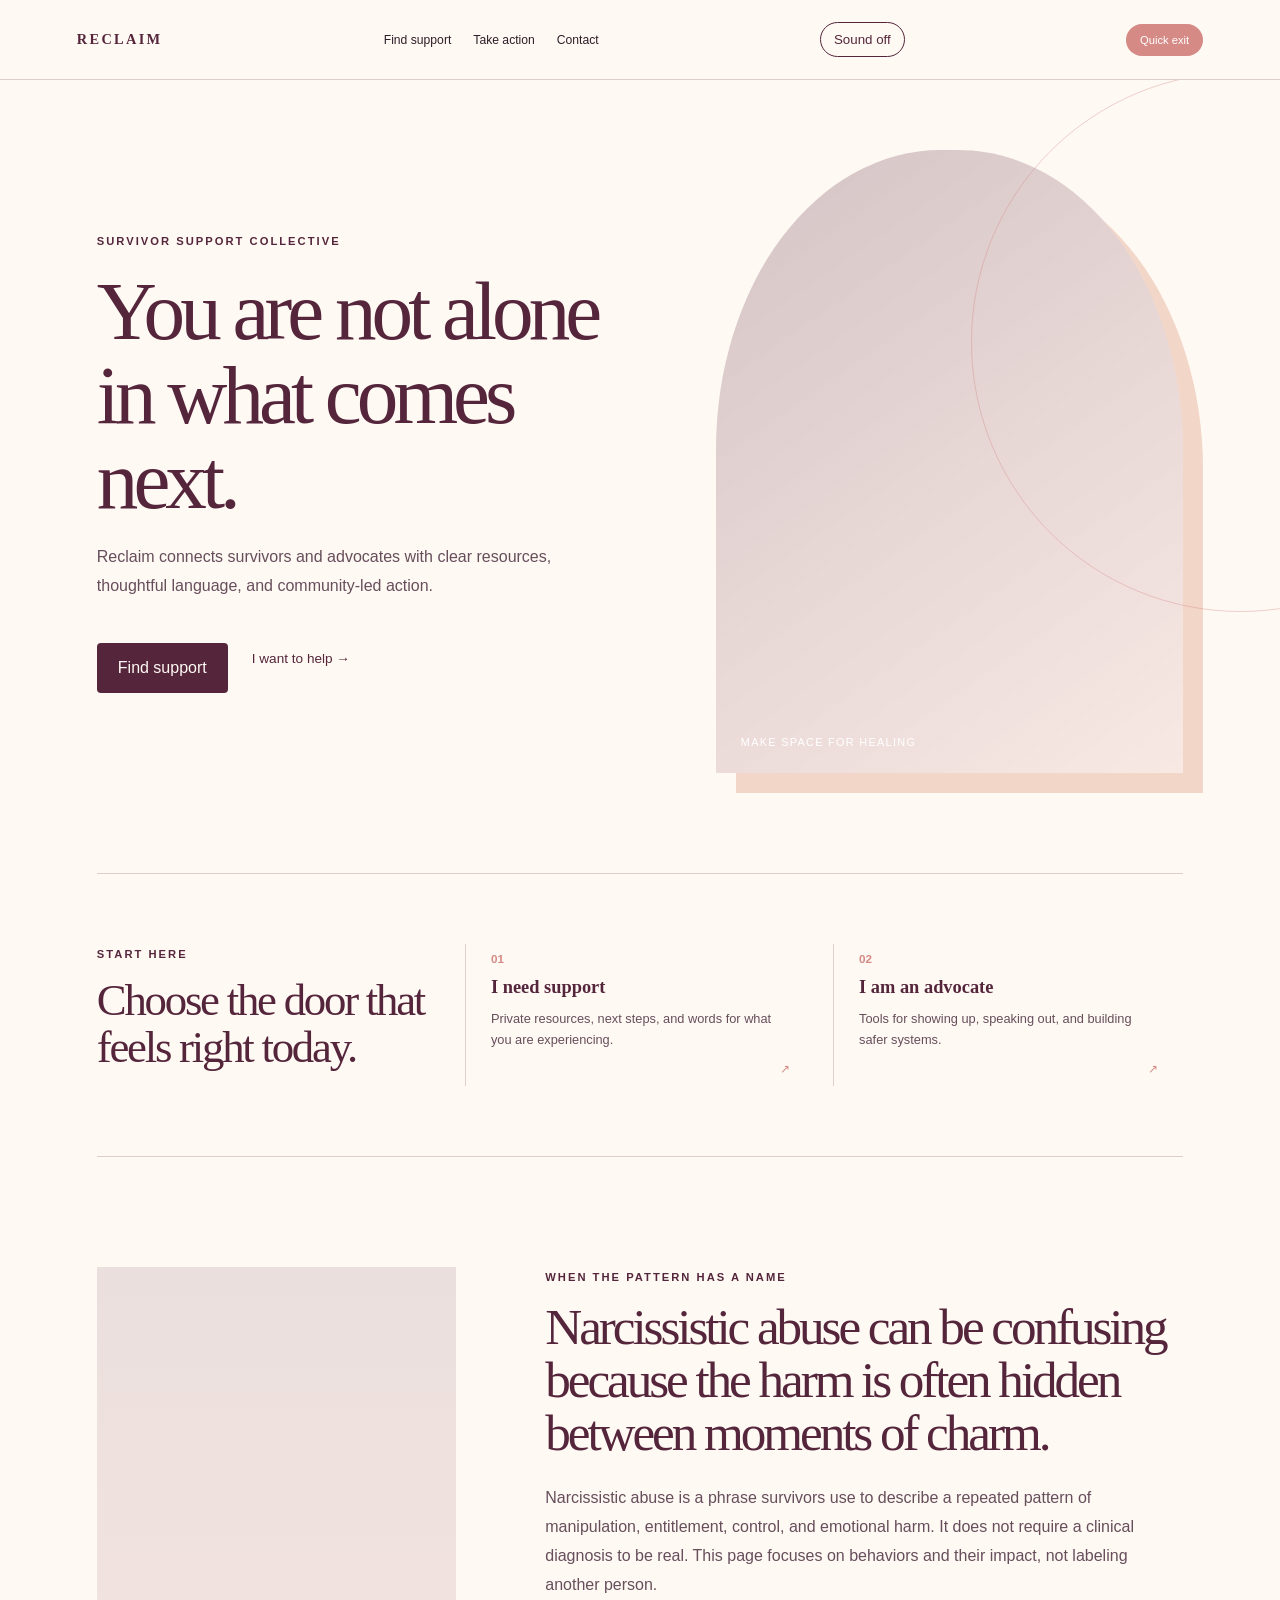
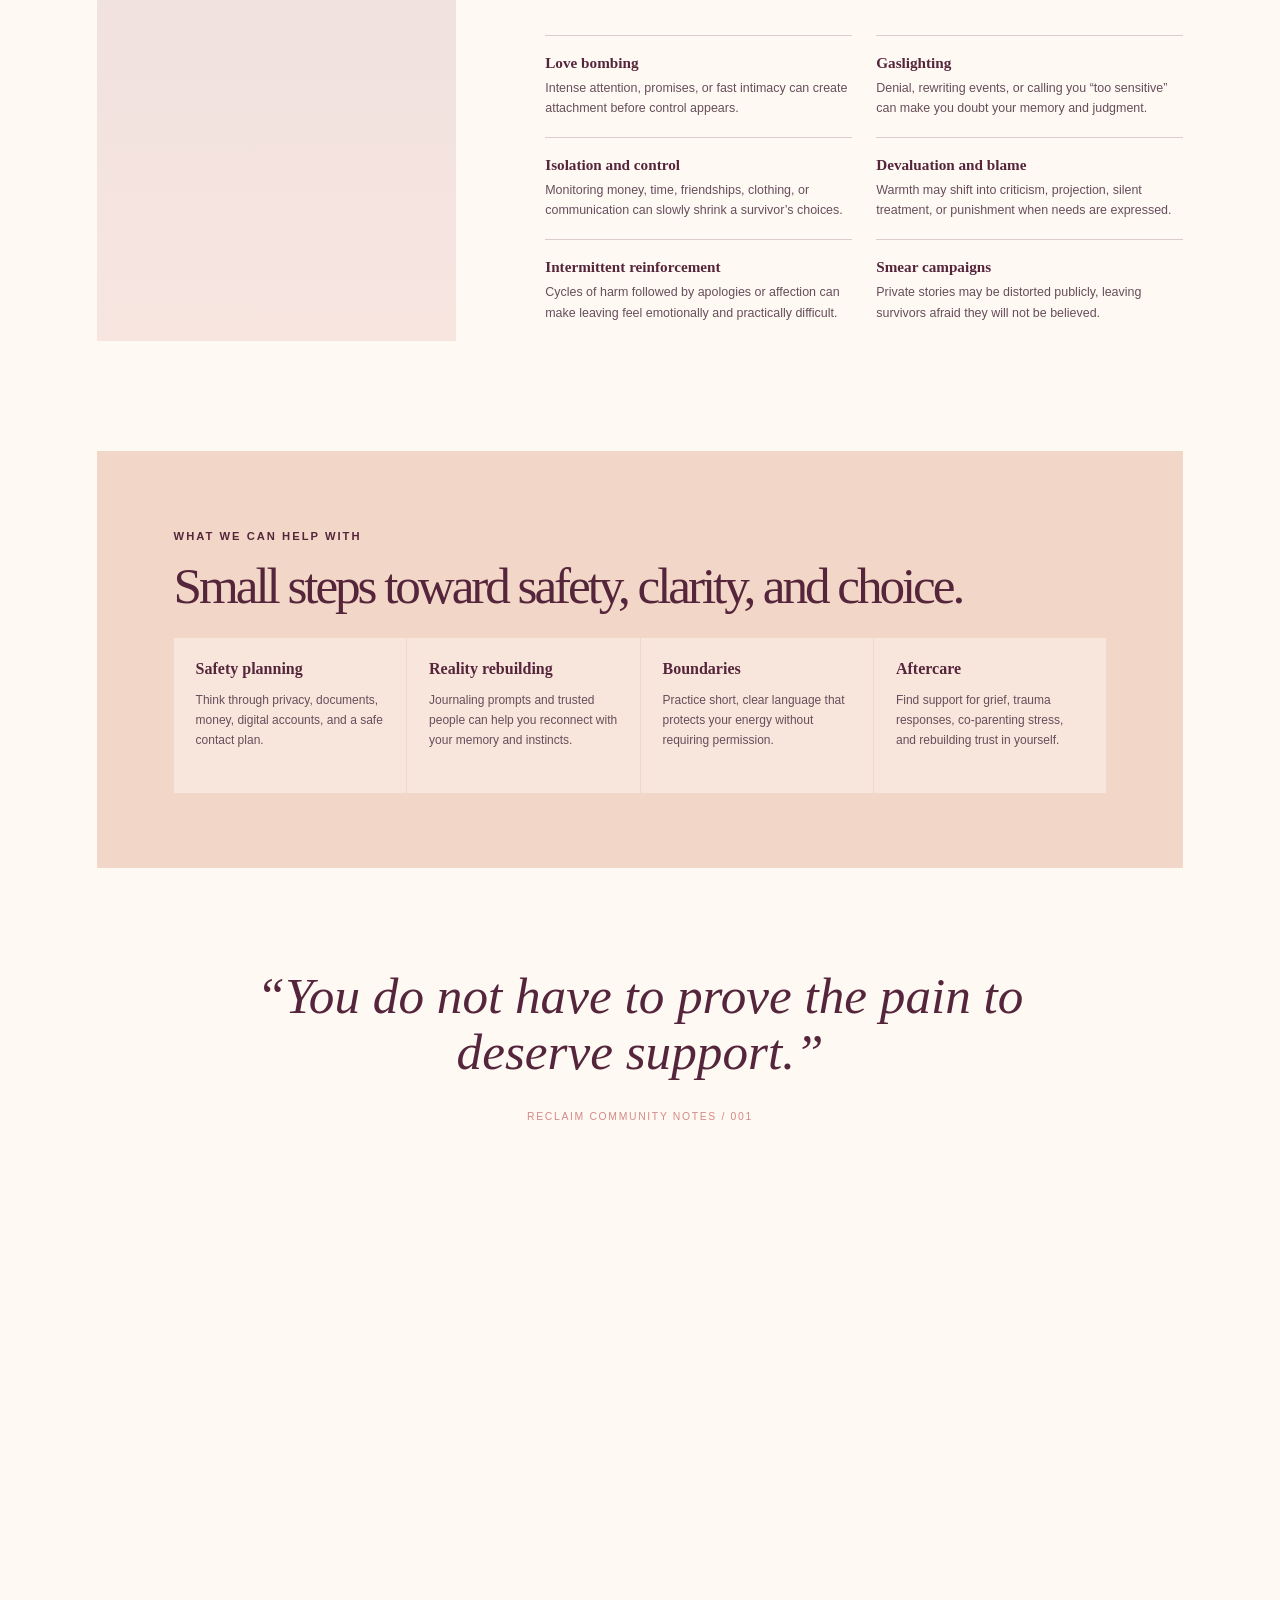
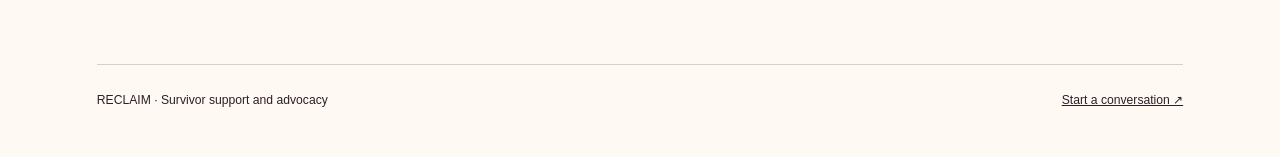
<file: survivor-advocacy/index.html>
<!doctype html>
<html lang="en">
<head>
    <meta charset="utf-8">
    <meta name="viewport" content="width=device-width, initial-scale=1">
    <title>RECLAIM | Survivor Advocacy</title>
    <link rel="stylesheet" href="style.css">
</head>
<body class="concept-shell theme-advocacy">
    <header class="reclaim-header"><a class="concept-logo" href="#top">RECLAIM</a><nav><a href="#resources">Find support</a><a href="#action">Take action</a><a href="#contact">Contact</a></nav><button class="sound-toggle" type="button">Sound off</button><a class="exit-link" href="https://www.google.com">Quick exit</a></header>
    <main id="top" class="reclaim-main">
        <section class="reclaim-opening"><div class="reclaim-opening-copy"><span class="concept-kicker">Survivor support collective</span><h1>You are not alone in what comes next.</h1><p>Reclaim connects survivors and advocates with clear resources, thoughtful language, and community-led action.</p><div class="reclaim-actions"><a class="concept-cta" href="#resources">Find support</a><a class="text-link" href="#action">I want to help →</a></div></div><div class="reclaim-portrait"><span>Make space for healing</span></div></section>
        <section id="resources" class="reclaim-resource-row"><div class="resource-intro"><span class="concept-kicker">Start here</span><h2>Choose the door that feels right today.</h2></div><a class="resource-link" href="#patterns"><b>01</b><strong>I need support</strong><span>Private resources, next steps, and words for what you are experiencing.</span><i>↗</i></a><a class="resource-link" href="#action"><b>02</b><strong>I am an advocate</strong><span>Tools for showing up, speaking out, and building safer systems.</span><i>↗</i></a></section>
        <section id="patterns" class="reclaim-patterns"><div class="pattern-image"></div><div class="pattern-copy"><span class="concept-kicker">When the pattern has a name</span><h2>Narcissistic abuse can be confusing because the harm is often hidden between moments of charm.</h2><p>Narcissistic abuse is a phrase survivors use to describe a repeated pattern of manipulation, entitlement, control, and emotional harm. It does not require a clinical diagnosis to be real. This page focuses on behaviors and their impact, not labeling another person.</p><div class="pattern-list"><article><b>Love bombing</b><span>Intense attention, promises, or fast intimacy can create attachment before control appears.</span></article><article><b>Gaslighting</b><span>Denial, rewriting events, or calling you “too sensitive” can make you doubt your memory and judgment.</span></article><article><b>Isolation and control</b><span>Monitoring money, time, friendships, clothing, or communication can slowly shrink a survivor’s choices.</span></article><article><b>Devaluation and blame</b><span>Warmth may shift into criticism, projection, silent treatment, or punishment when needs are expressed.</span></article><article><b>Intermittent reinforcement</b><span>Cycles of harm followed by apologies or affection can make leaving feel emotionally and practically difficult.</span></article><article><b>Smear campaigns</b><span>Private stories may be distorted publicly, leaving survivors afraid they will not be believed.</span></article></div></div></section>
        <section class="reclaim-support"><div><span class="concept-kicker">What we can help with</span><h2>Small steps toward safety, clarity, and choice.</h2></div><div class="support-grid"><a href="#"><strong>Safety planning</strong><span>Think through privacy, documents, money, digital accounts, and a safe contact plan.</span></a><a href="#"><strong>Reality rebuilding</strong><span>Journaling prompts and trusted people can help you reconnect with your memory and instincts.</span></a><a href="#"><strong>Boundaries</strong><span>Practice short, clear language that protects your energy without requiring permission.</span></a><a href="#"><strong>Aftercare</strong><span>Find support for grief, trauma responses, co-parenting stress, and rebuilding trust in yourself.</span></a></div></section>
        <section id="action" class="reclaim-quote"><p>“You do not have to prove the pain to deserve support.”</p><span>RECLAIM COMMUNITY NOTES / 001</span></section>
        <section class="reclaim-gallery"><div class="gallery-tile gallery-one"></div><div class="gallery-tile gallery-two"></div><div class="gallery-tile gallery-three"></div></section>
        <footer id="contact" class="concept-footer"><span>RECLAIM · Survivor support and advocacy</span><a href="mailto:tigzizamazin@gmail.com">Start a conversation ↗</a></footer>
    </main>
    <script src="script.js"></script>
</body>
</html>
</file>
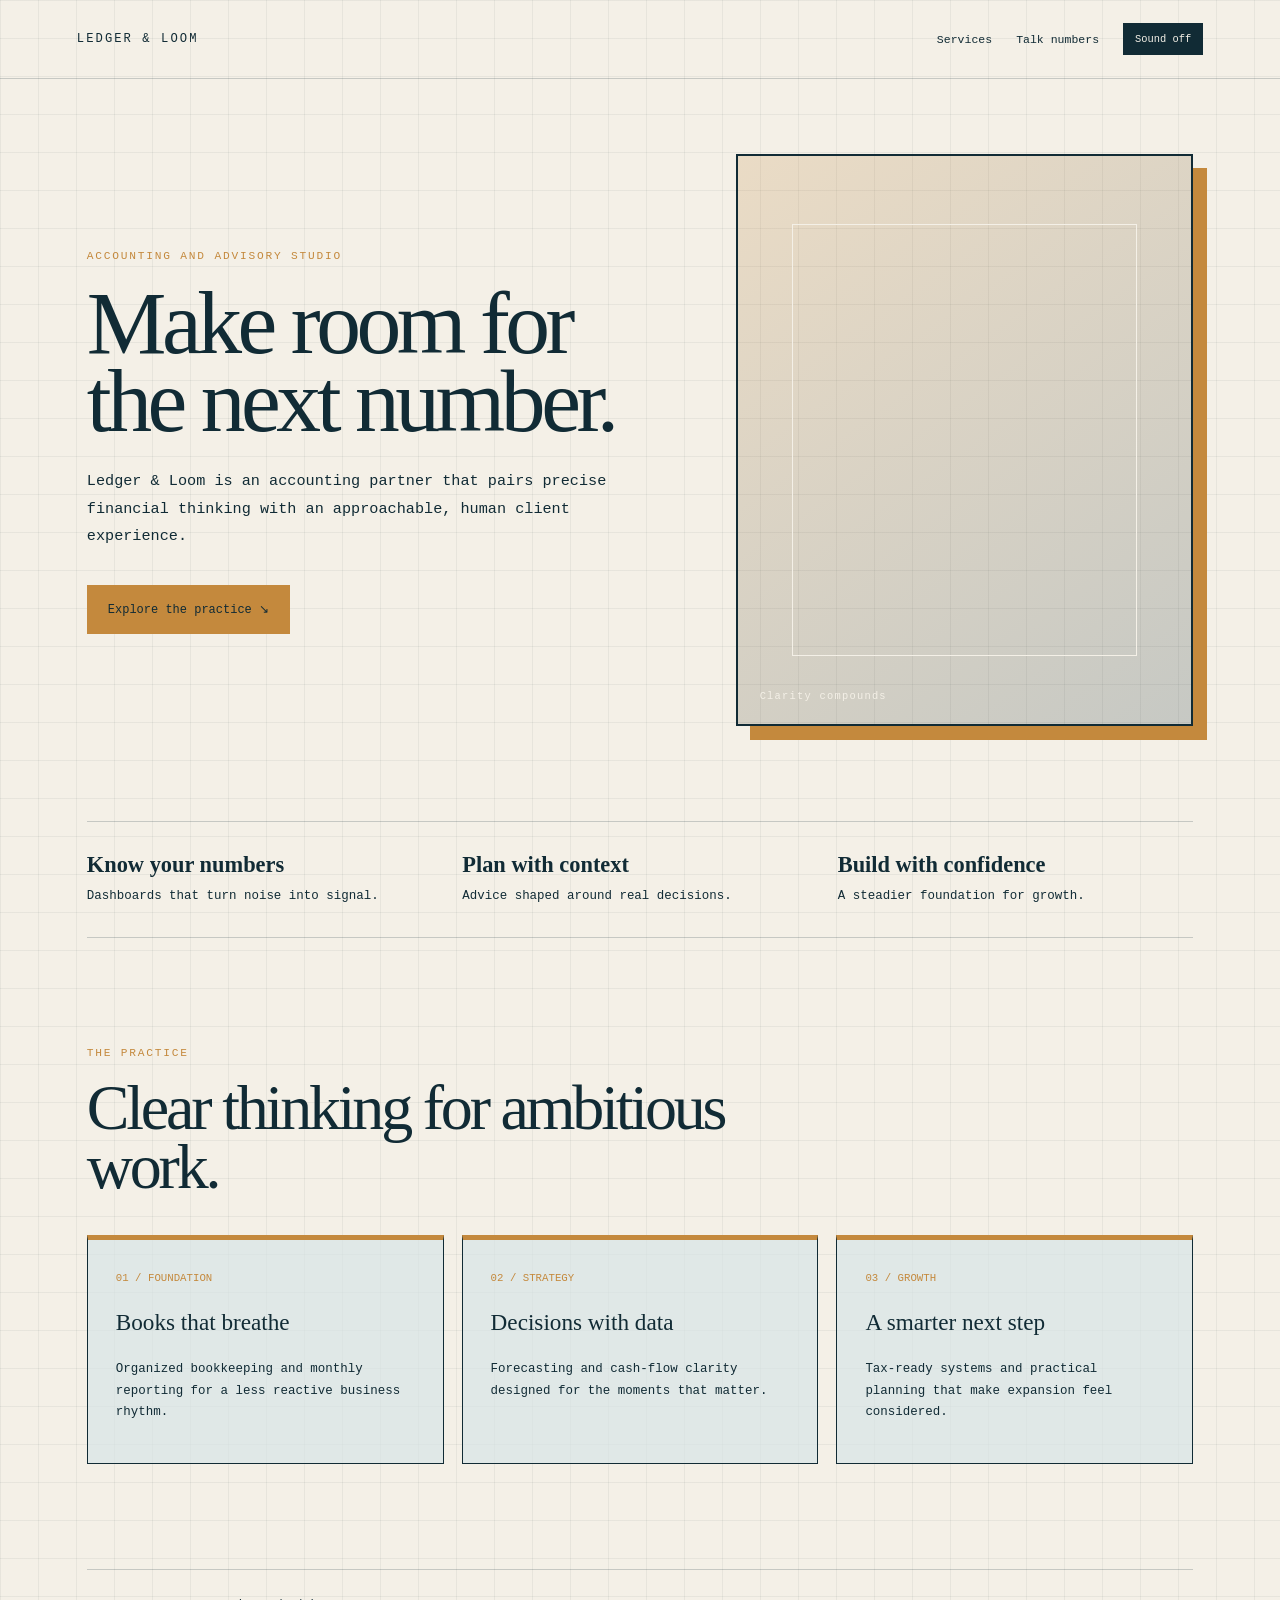
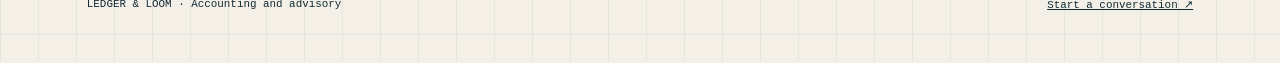
<file: boutique-landing/accounting/index.html>
<!doctype html>
<html lang="en">
<head>
    <meta charset="utf-8">
    <meta name="viewport" content="width=device-width, initial-scale=1">
    <title>LEDGER &amp; LOOM | Accounting and Advisory</title>
    <link rel="stylesheet" href="style.css">
</head>
<body class="concept-shell theme-accounting">
    <header class="concept-nav"><a class="concept-logo" href="#top">LEDGER &amp; LOOM</a><nav class="concept-nav-links"><a href="#services">Services</a><a href="#contact">Talk numbers</a><button class="sound-toggle" type="button">Sound off</button></nav></header>
    <main id="top" class="concept-main">
        <section class="concept-hero"><div><span class="concept-kicker">Accounting and advisory studio</span><h1>Make room for the next number.</h1><p>Ledger &amp; Loom is an accounting partner that pairs precise financial thinking with an approachable, human client experience.</p><a class="concept-cta" href="#services">Explore the practice <span>↘</span></a></div><div class="concept-art"><span class="art-label">Clarity compounds</span></div></section>
        <section class="concept-band"><div><strong>Know your numbers</strong><span>Dashboards that turn noise into signal.</span></div><div><strong>Plan with context</strong><span>Advice shaped around real decisions.</span></div><div><strong>Build with confidence</strong><span>A steadier foundation for growth.</span></div></section>
        <section id="services" class="concept-section"><span class="concept-kicker">The practice</span><h2>Clear thinking for ambitious work.</h2><div class="concept-grid"><article class="concept-card"><span class="concept-number">01 / FOUNDATION</span><h3>Books that breathe</h3><p>Organized bookkeeping and monthly reporting for a less reactive business rhythm.</p></article><article class="concept-card"><span class="concept-number">02 / STRATEGY</span><h3>Decisions with data</h3><p>Forecasting and cash-flow clarity designed for the moments that matter.</p></article><article class="concept-card"><span class="concept-number">03 / GROWTH</span><h3>A smarter next step</h3><p>Tax-ready systems and practical planning that make expansion feel considered.</p></article></div></section>
        <footer id="contact" class="concept-footer"><span>LEDGER &amp; LOOM · Accounting and advisory</span><a href="mailto:tigzizamazin@gmail.com">Start a conversation ↗</a></footer>
    </main>
    <script src="script.js"></script>
</body>
</html>
</file>
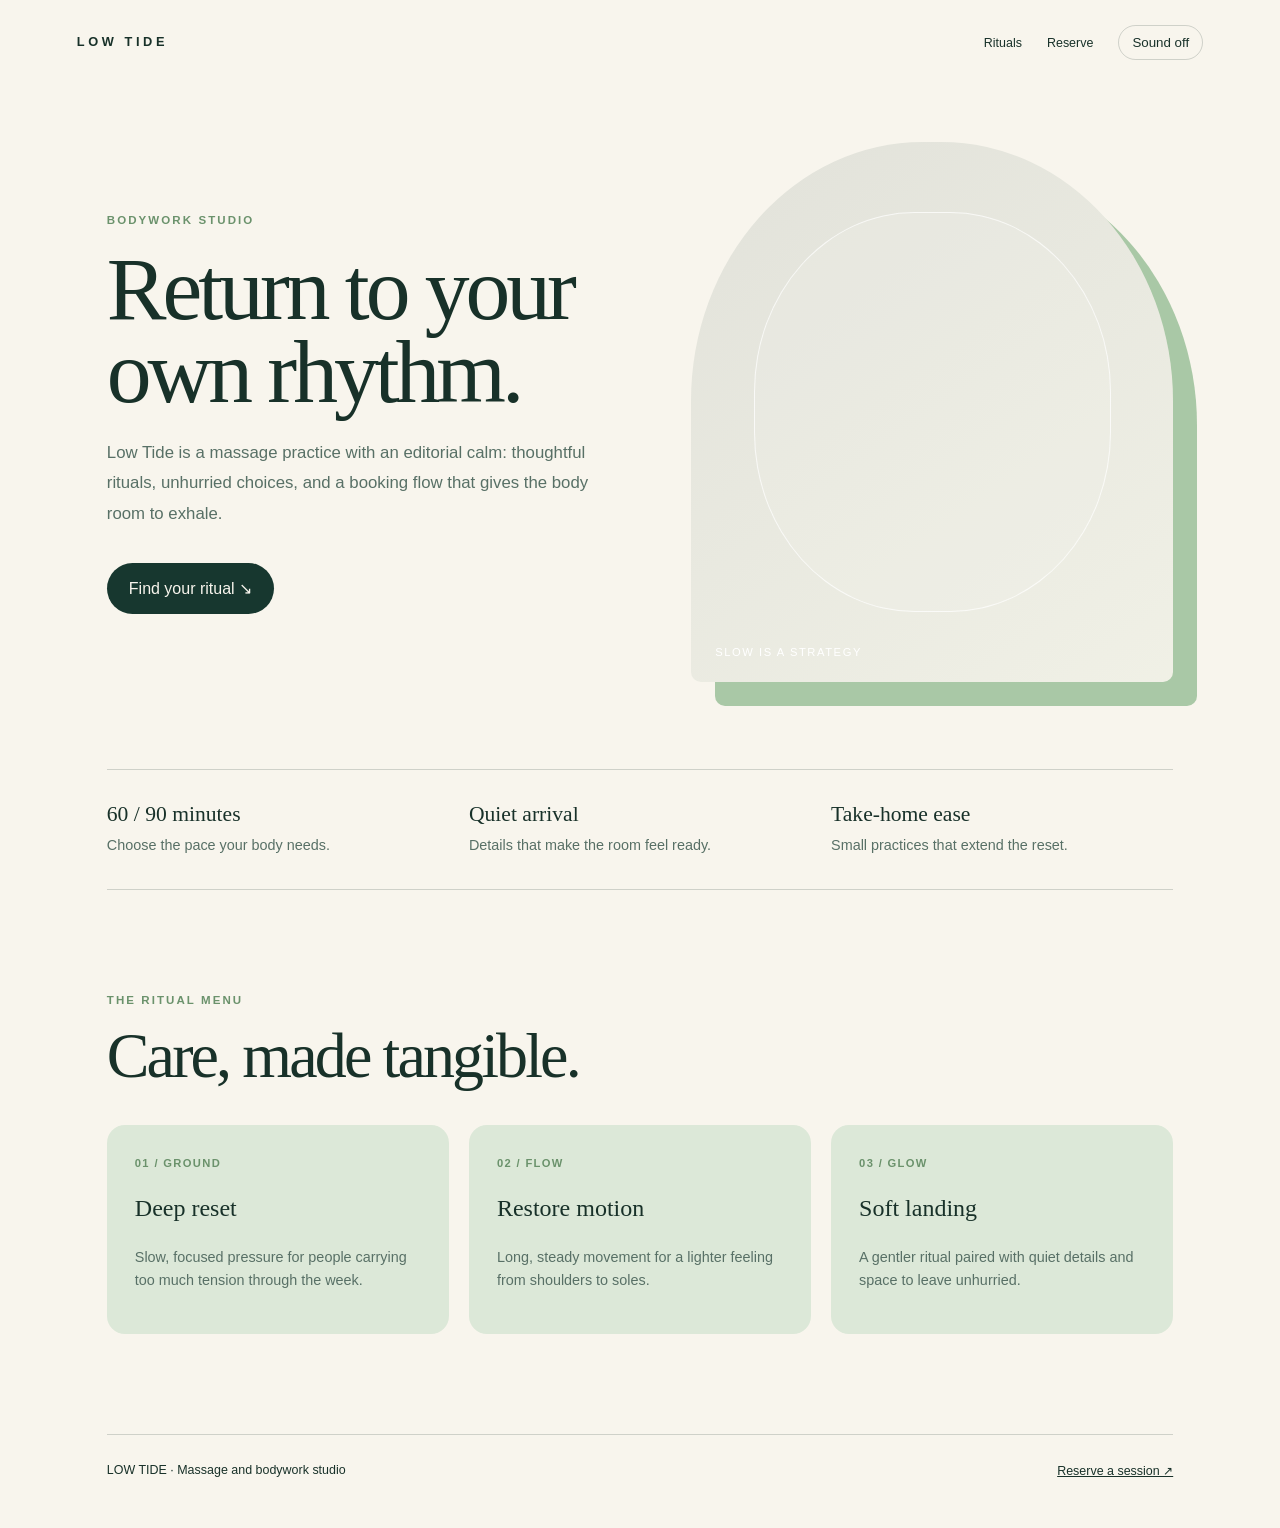
<file: boutique-landing/massage/index.html>
<!doctype html>
<html lang="en">
<head>
    <meta charset="utf-8">
    <meta name="viewport" content="width=device-width, initial-scale=1">
    <title>LOW TIDE | Massage and Bodywork</title>
    <link rel="stylesheet" href="style.css">
</head>
<body class="concept-shell theme-massage">
    <header class="concept-nav"><a class="concept-logo" href="#top">LOW TIDE</a><nav class="concept-nav-links"><a href="#rituals">Rituals</a><a href="#contact">Reserve</a><button class="sound-toggle" type="button">Sound off</button></nav></header>
    <main id="top" class="concept-main">
        <section class="concept-hero"><div><span class="concept-kicker">Bodywork studio</span><h1>Return to your own rhythm.</h1><p>Low Tide is a massage practice with an editorial calm: thoughtful rituals, unhurried choices, and a booking flow that gives the body room to exhale.</p><a class="concept-cta" href="#rituals">Find your ritual <span>↘</span></a></div><div class="concept-art"><span class="art-label">Slow is a strategy</span></div></section>
        <section class="concept-band"><div><strong>60 / 90 minutes</strong><span>Choose the pace your body needs.</span></div><div><strong>Quiet arrival</strong><span>Details that make the room feel ready.</span></div><div><strong>Take-home ease</strong><span>Small practices that extend the reset.</span></div></section>
        <section id="rituals" class="concept-section"><span class="concept-kicker">The ritual menu</span><h2>Care, made tangible.</h2><div class="concept-grid"><article class="concept-card"><span class="concept-number">01 / GROUND</span><h3>Deep reset</h3><p>Slow, focused pressure for people carrying too much tension through the week.</p></article><article class="concept-card"><span class="concept-number">02 / FLOW</span><h3>Restore motion</h3><p>Long, steady movement for a lighter feeling from shoulders to soles.</p></article><article class="concept-card"><span class="concept-number">03 / GLOW</span><h3>Soft landing</h3><p>A gentler ritual paired with quiet details and space to leave unhurried.</p></article></div></section>
        <footer id="contact" class="concept-footer"><span>LOW TIDE · Massage and bodywork studio</span><a href="mailto:tigzizamazin@gmail.com">Reserve a session ↗</a></footer>
    </main>
    <script src="script.js"></script>
</body>
</html>
</file>
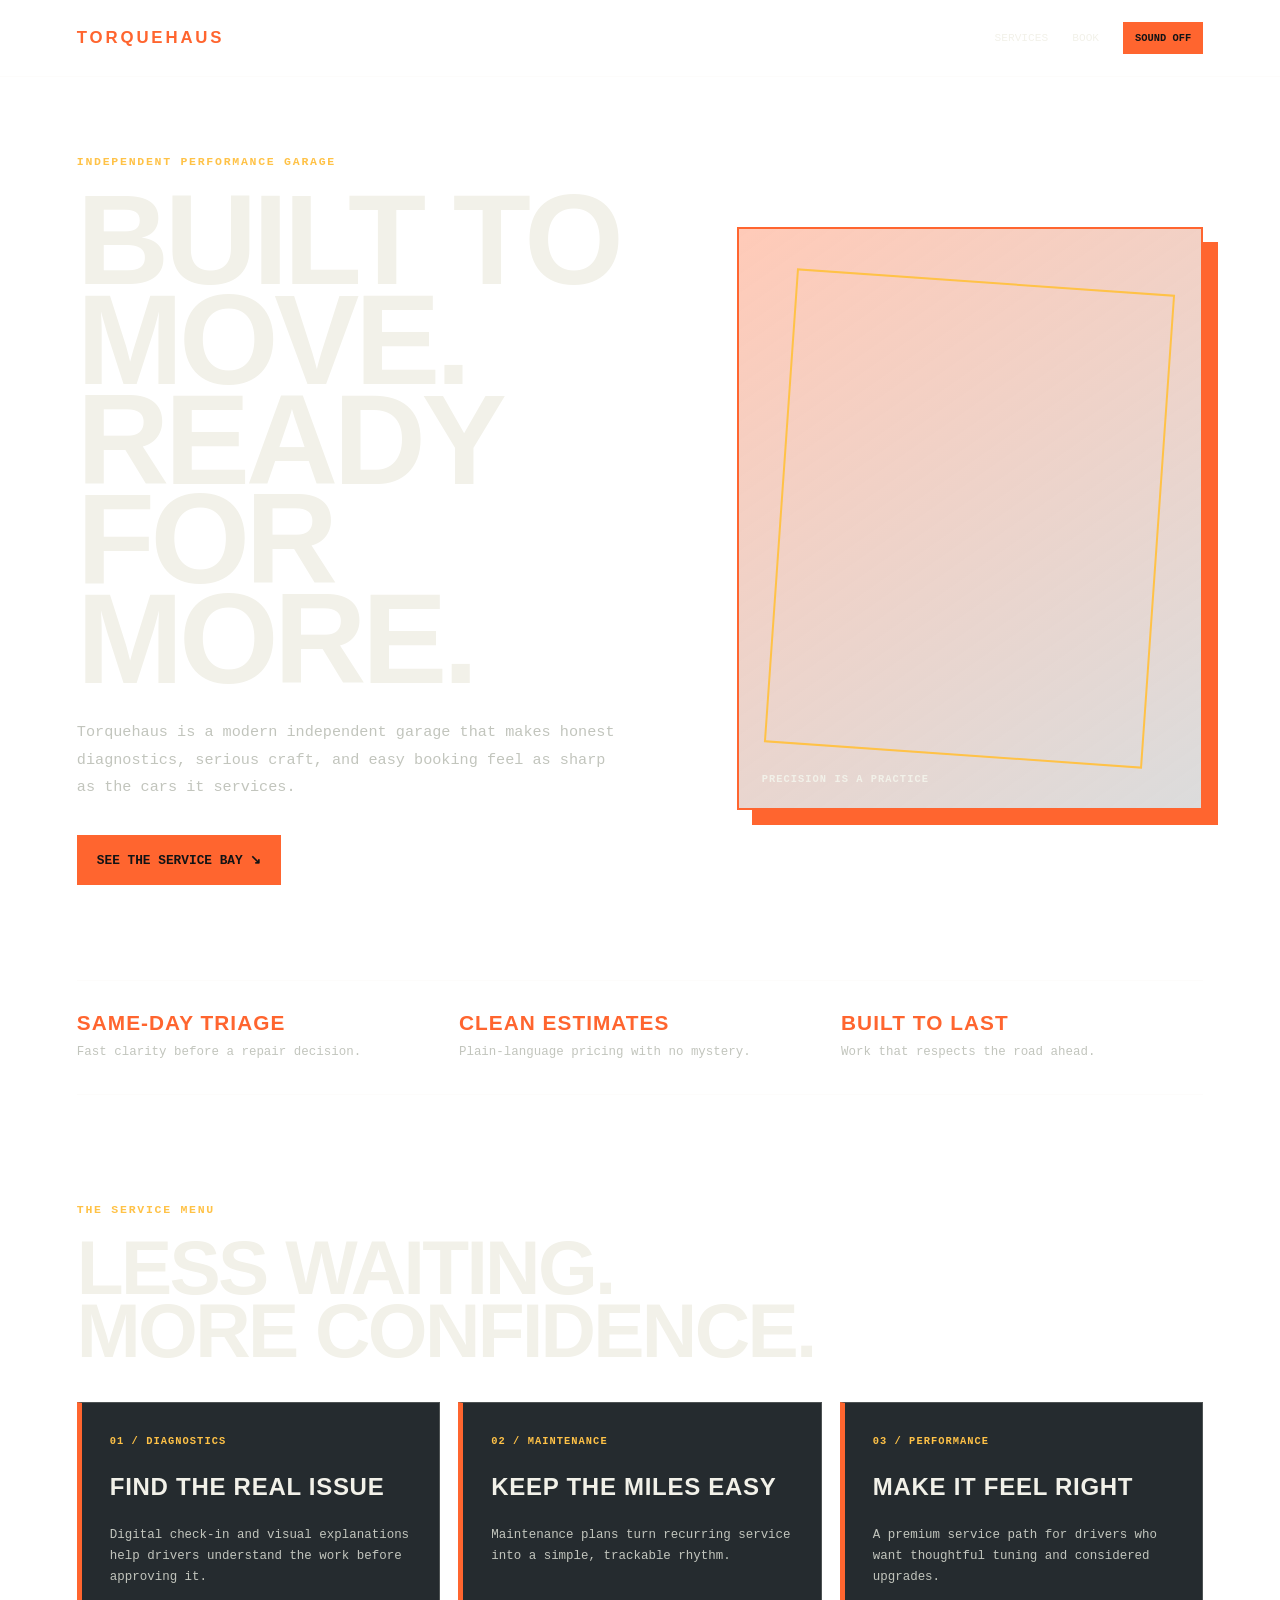
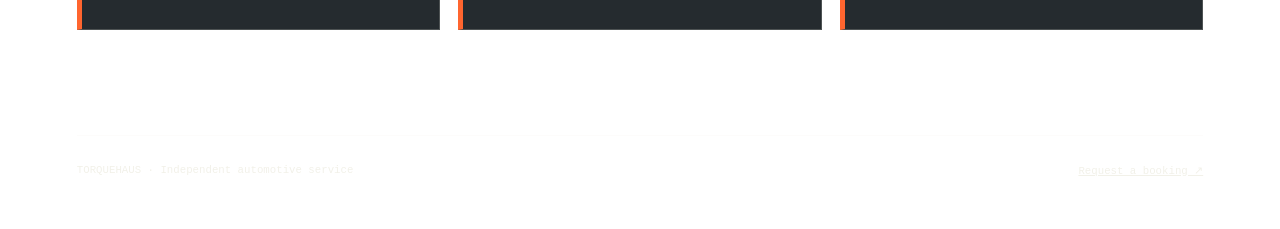
<file: boutique-landing/mechanic/index.html>
<!doctype html>
<html lang="en">
<head>
    <meta charset="utf-8">
    <meta name="viewport" content="width=device-width, initial-scale=1">
    <title>TORQUEHAUS | Automotive Service</title>
    <link rel="stylesheet" href="style.css">
</head>
<body class="concept-shell theme-mechanic">
    <header class="concept-nav"><a class="concept-logo" href="#top">TORQUEHAUS</a><nav class="concept-nav-links"><a href="#services">Services</a><a href="#contact">Book</a><button class="sound-toggle" type="button">Sound off</button></nav></header>
    <main id="top" class="concept-main">
        <section class="concept-hero"><div><span class="concept-kicker">Independent performance garage</span><h1>Built to move. Ready for more.</h1><p>Torquehaus is a modern independent garage that makes honest diagnostics, serious craft, and easy booking feel as sharp as the cars it services.</p><a class="concept-cta" href="#services">See the service bay <span>↘</span></a></div><div class="concept-art"><span class="art-label">Precision is a practice</span></div></section>
        <section class="concept-band"><div><strong>Same-day triage</strong><span>Fast clarity before a repair decision.</span></div><div><strong>Clean estimates</strong><span>Plain-language pricing with no mystery.</span></div><div><strong>Built to last</strong><span>Work that respects the road ahead.</span></div></section>
        <section id="services" class="concept-section"><span class="concept-kicker">The service menu</span><h2>Less waiting. More confidence.</h2><div class="concept-grid"><article class="concept-card"><span class="concept-number">01 / DIAGNOSTICS</span><h3>Find the real issue</h3><p>Digital check-in and visual explanations help drivers understand the work before approving it.</p></article><article class="concept-card"><span class="concept-number">02 / MAINTENANCE</span><h3>Keep the miles easy</h3><p>Maintenance plans turn recurring service into a simple, trackable rhythm.</p></article><article class="concept-card"><span class="concept-number">03 / PERFORMANCE</span><h3>Make it feel right</h3><p>A premium service path for drivers who want thoughtful tuning and considered upgrades.</p></article></div></section>
        <footer id="contact" class="concept-footer"><span>TORQUEHAUS · Independent automotive service</span><a href="mailto:tigzizamazin@gmail.com">Request a booking ↗</a></footer>
    </main>
    <script src="script.js"></script>
</body>
</html>
</file>
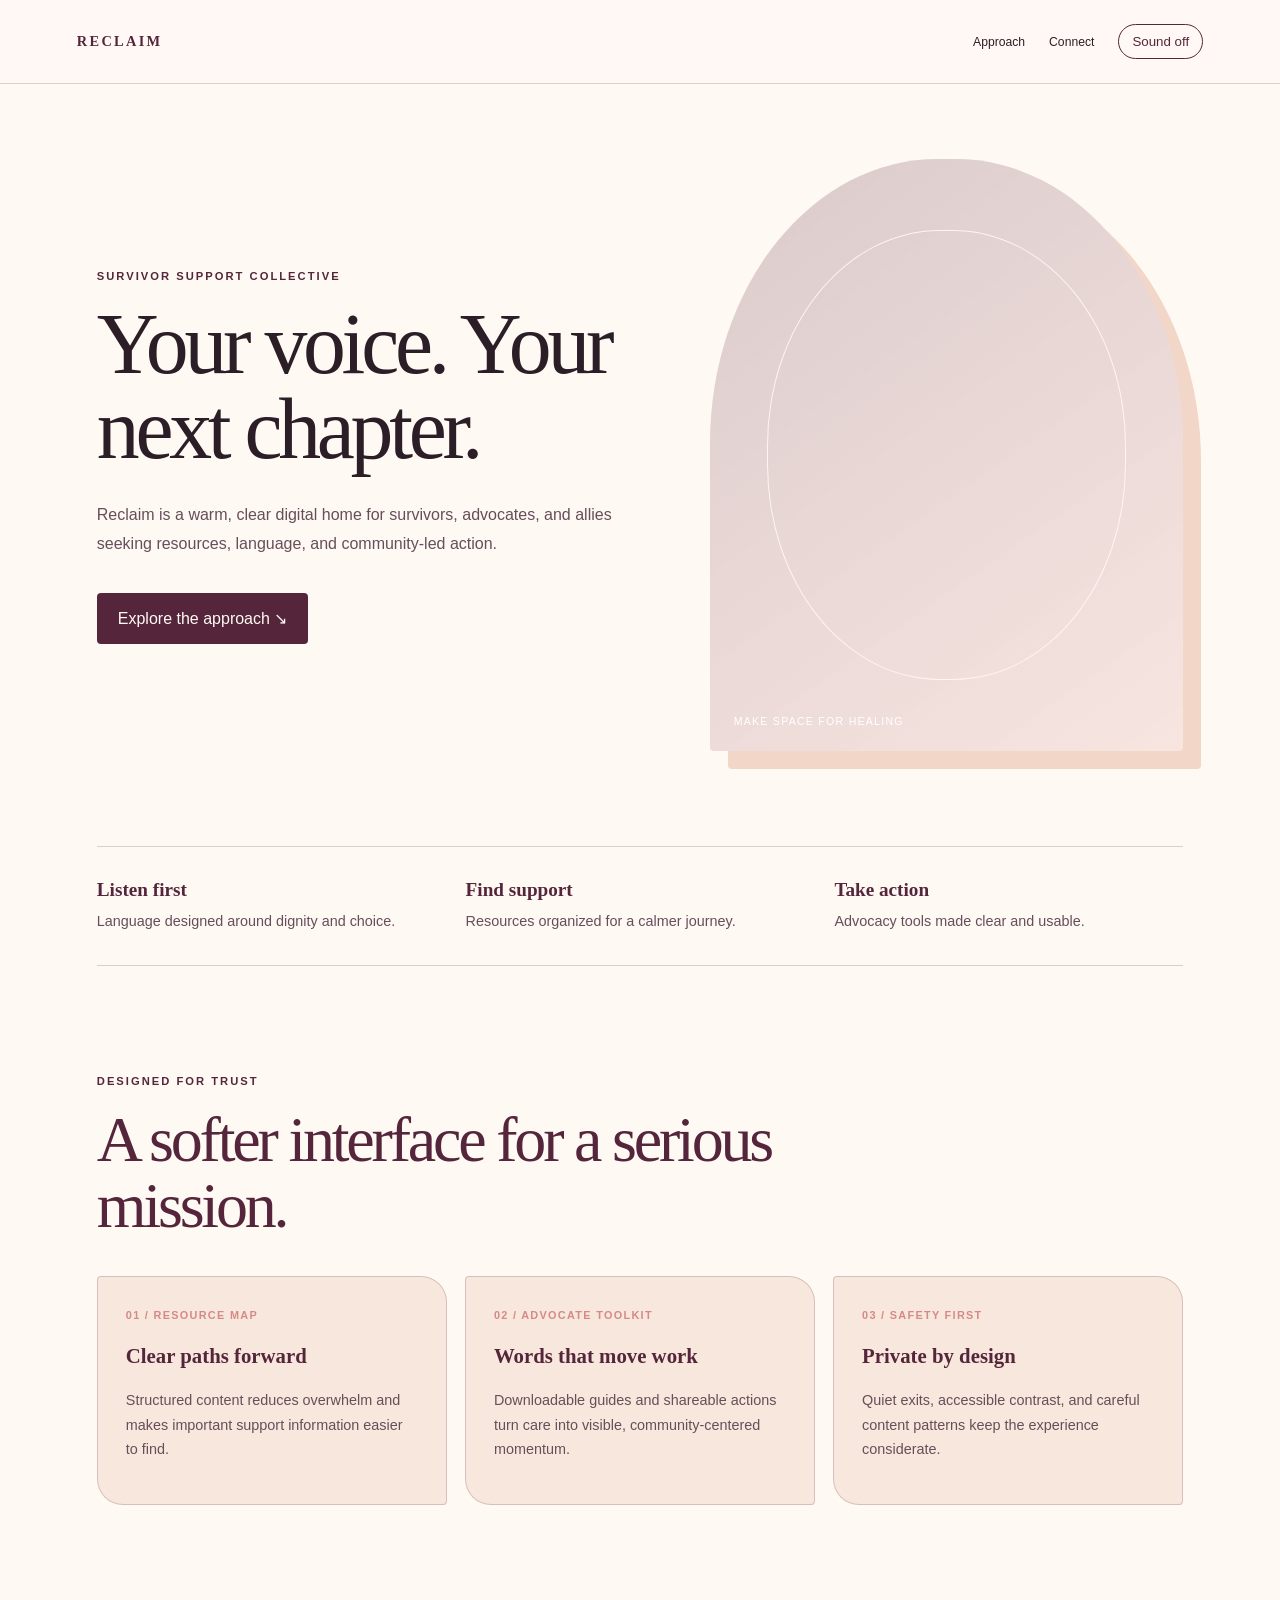
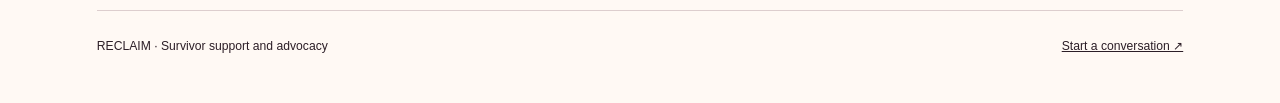
<file: boutique-landing/survivor-advocacy/index.html>
<!doctype html>
<html lang="en">
<head>
    <meta charset="utf-8">
    <meta name="viewport" content="width=device-width, initial-scale=1">
    <title>RECLAIM | Survivor Advocacy</title>
    <link rel="stylesheet" href="style.css">
</head>
<body class="concept-shell theme-advocacy">
    <header class="concept-nav"><a class="concept-logo" href="#top">RECLAIM</a><nav class="concept-nav-links"><a href="#approach">Approach</a><a href="#contact">Connect</a><button class="sound-toggle" type="button">Sound off</button></nav></header>
    <main id="top" class="concept-main">
        <section class="concept-hero"><div><span class="concept-kicker">Survivor support collective</span><h1>Your voice. Your next chapter.</h1><p>Reclaim is a warm, clear digital home for survivors, advocates, and allies seeking resources, language, and community-led action.</p><a class="concept-cta" href="#approach">Explore the approach <span>↘</span></a></div><div class="concept-art"><span class="art-label">Make space for healing</span></div></section>
        <section class="concept-band"><div><strong>Listen first</strong><span>Language designed around dignity and choice.</span></div><div><strong>Find support</strong><span>Resources organized for a calmer journey.</span></div><div><strong>Take action</strong><span>Advocacy tools made clear and usable.</span></div></section>
        <section id="approach" class="concept-section"><span class="concept-kicker">Designed for trust</span><h2>A softer interface for a serious mission.</h2><div class="concept-grid"><article class="concept-card"><span class="concept-number">01 / RESOURCE MAP</span><h3>Clear paths forward</h3><p>Structured content reduces overwhelm and makes important support information easier to find.</p></article><article class="concept-card"><span class="concept-number">02 / ADVOCATE TOOLKIT</span><h3>Words that move work</h3><p>Downloadable guides and shareable actions turn care into visible, community-centered momentum.</p></article><article class="concept-card"><span class="concept-number">03 / SAFETY FIRST</span><h3>Private by design</h3><p>Quiet exits, accessible contrast, and careful content patterns keep the experience considerate.</p></article></div></section>
        <footer id="contact" class="concept-footer"><span>RECLAIM · Survivor support and advocacy</span><a href="mailto:tigzizamazin@gmail.com">Start a conversation ↗</a></footer>
    </main>
    <script src="script.js"></script>
</body>
</html>
</file>
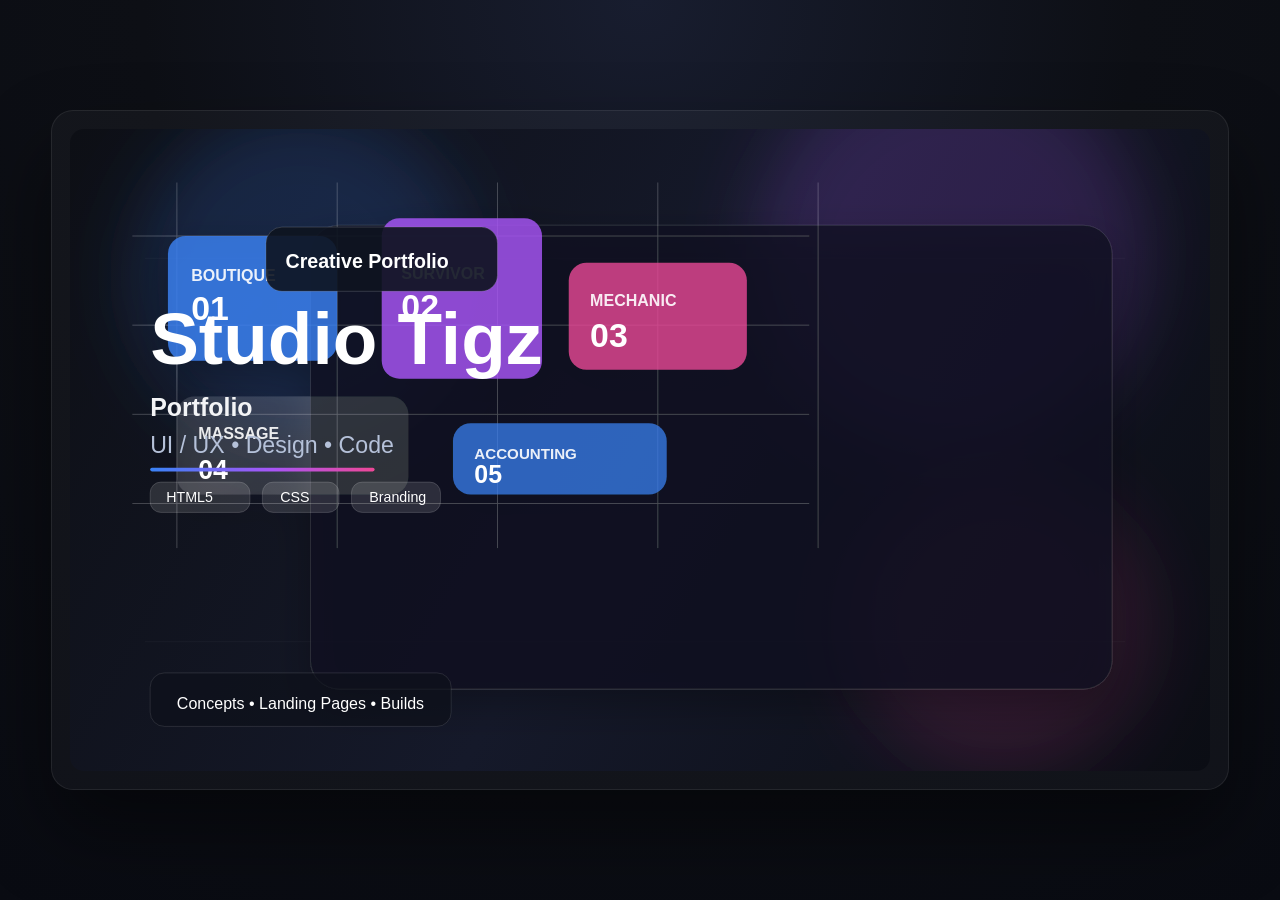
<file: thumbnail-preview.html>
<!doctype html>
<html lang="en">
  <head>
    <meta charset="UTF-8" />
    <meta name="viewport" content="width=device-width, initial-scale=1.0" />
    <title>Studio Tigz Portfolio Thumbnail</title>
    <style>
      :root {
        --bg: #0d0f15;
      }
      * { box-sizing: border-box; }
      body {
        margin: 0;
        min-height: 100vh;
        display: grid;
        place-items: center;
        background: radial-gradient(circle at top, #181d2f 0%, var(--bg) 45%, #090b12 100%);
        font-family: Arial, sans-serif;
      }
      .frame {
        width: min(92vw, 1200px);
        padding: 18px;
        background: rgba(255,255,255,0.03);
        border: 1px solid rgba(255,255,255,0.08);
        border-radius: 22px;
        box-shadow: 0 40px 80px rgba(0,0,0,0.45);
      }
      img {
        display: block;
        width: 100%;
        height: auto;
        border-radius: 14px;
      }
    </style>
  </head>
  <body>
    <div class="frame">
      <img src="./portfolio-thumbnail.svg" alt="Studio Tigz portfolio thumbnail" />
    </div>
  </body>
</html>
</file>
<file: style.css>
/* Core Structural & Color Reset */
:root {
    --bg-dark: #0d0e12;
    --card-bg: rgba(255, 255, 255, 0.03);
    --glass-border: rgba(255, 255, 255, 0.08);
    --text-main: #f3f4f6;
    --text-muted: #9ca3af;
    --neon-blue: #3b82f6;
    --neon-purple: #a855f7;
    --neon-pink: #ec4899;
}

* {
    margin: 0;
    padding: 0;
    box-sizing: border-box;
    font-family: Georgia, "Times New Roman", serif;
    scroll-behavior: smooth;
}

body {
    background-color: var(--bg-dark);
    color: var(--text-main);
    overflow-x: hidden;
    width: 100%;
}

.floating-assets-layer {
    position: fixed;
    inset: 0;
    z-index: 0;
    overflow: hidden;
    pointer-events: none;
}

.float-item {
    position: absolute;
    display: block;
    font-family: "Segoe UI Emoji", "Apple Color Emoji", sans-serif;
    font-size: clamp(1.3rem, 2.6vw, 2.4rem);
    opacity: 0.72;
    filter: drop-shadow(0 0 10px rgba(255, 255, 255, 0.24));
    animation: float-drift 9s ease-in-out infinite;
    will-change: transform;
}

.sparkle-particle {
    position: absolute;
    color: #fff4a8;
    font-family: Georgia, serif;
    font-size: clamp(0.9rem, 1.8vw, 1.5rem);
    opacity: 0;
    text-shadow: 0 0 7px #fff4a8, 0 0 18px var(--neon-pink);
    animation: sparkle-pulse 4.5s ease-in-out infinite;
}

.particle-1 { top: 23%; left: 25%; animation-delay: 0s; }
.particle-2 { top: 42%; right: 22%; animation-delay: -1.4s; }
.particle-3 { top: 73%; left: 23%; animation-delay: -2.8s; }
.particle-4 { top: 82%; right: 28%; animation-delay: -3.7s; }
.particle-5 { top: 58%; right: 5%; animation-delay: -0.8s; }
.particle-6 { top: 11%; left: 44%; animation-delay: -2.1s; }

@keyframes sparkle-pulse {
    0%, 100% {
        opacity: 0;
        transform: scale(0.45) rotate(0deg);
    }
    35%, 65% {
        opacity: 0.9;
        transform: scale(1) rotate(45deg);
    }
}

.diamond {
    filter: drop-shadow(0 0 12px rgba(92, 196, 255, 0.75));
}

.lips {
    filter: drop-shadow(0 0 12px rgba(255, 92, 165, 0.65));
}

.crown {
    filter: drop-shadow(0 0 12px rgba(255, 204, 91, 0.72));
}

.star {
    filter: drop-shadow(0 0 14px rgba(255, 245, 159, 0.9));
}

.item-1 { top: 18%; left: 7%; animation-delay: -1s; }
.item-2 { top: 34%; right: 8%; animation-delay: -5s; }
.item-3 { top: 64%; left: 5%; animation-delay: -7s; }
.item-4 { top: 13%; right: 24%; animation-delay: -3s; }
.item-5 { top: 79%; right: 12%; animation-delay: -6s; }
.item-6 { top: 49%; left: 17%; animation-delay: -4s; }
.item-7 { top: 84%; left: 32%; animation-delay: -8s; }

@keyframes float-drift {
    0%, 100% {
        transform: translate3d(0, 0, 0) rotate(-8deg) scale(0.94);
    }
    50% {
        transform: translate3d(10px, -18px, 0) rotate(8deg) scale(1.06);
    }
}

.container {
    width: 90%;
    max-width: 1100px;
    margin: 0 auto;
}

/* Glassmorphism Header Bar */
.glass-nav {
    position: fixed;
    top: 0;
    width: 100%;
    z-index: 100;
    background: rgba(13, 14, 18, 0.7);
    backdrop-filter: blur(12px);
    border-bottom: 1px solid var(--glass-border);
    padding: 15px 0;
}

.nav-container {
    width: 90%;
    max-width: 1100px;
    margin: 0 auto;
    display: flex;
    align-items: center;
    gap: 15px;
}

.brand-mark {
    display: grid;
    place-items: center;
    height: 40px;
    width: 40px;
    border-radius: 8px;
    background: linear-gradient(135deg, var(--neon-blue), var(--neon-pink));
    color: #fff;
    font-family: Arial, sans-serif;
    font-size: 0.85rem;
    font-weight: 800;
    text-decoration: none;
}

.studio-name {
    font-size: 1.1rem;
    font-weight: 700;
    letter-spacing: 1px;
    color: var(--text-main);
    text-decoration: none;
}

/* High-Concept Hero Layout */
.hero-section {
    position: relative;
    padding: 200px 0 120px 0;
    display: flex;
    align-items: center;
    overflow: hidden; /* FIX: Keeps moving animation elements clipped within section boundaries */
}

.hero-glow {
    position: absolute;
    top: 20%;
    left: 50%;
    transform: translate(-50%, -50%);
    width: 500px;
    height: 500px;
    background: radial-gradient(circle, rgba(168,85,247,0.15) 0%, rgba(59,130,246,0) 70%);
    z-index: 1;
    pointer-events: none;
}

.hero-section::after {
    position: absolute; /* FIX: Forcibly binds the sweep light relative to the hero wrapper */
    top: 0;
    left: -35%;
    width: 22%;
    height: 100%;
    background: linear-gradient(90deg, transparent, rgba(255, 255, 255, 0.08), transparent);
    content: "";
    pointer-events: none;
    transform: skewX(-18deg);
    animation: light-sweep 11s ease-in-out infinite;
}

@keyframes light-sweep {
    0%, 60% { left: -35%; }
    80%, 100% { left: 120%; }
}

.hero-tag {
    color: var(--neon-purple);
    font-weight: 600;
    text-transform: uppercase;
    letter-spacing: 3px;
    font-size: 0.85rem;
    margin-bottom: 15px;
}

.hero-title {
    font-size: 3.5rem;
    font-weight: 800;
    line-height: 1.1;
    max-width: 800px;
    margin-bottom: 25px;
    letter-spacing: -1px;
}

.gradient-text {
    background: linear-gradient(to right, var(--neon-blue), var(--neon-purple), var(--neon-pink));
    -webkit-background-clip: text;
    -webkit-text-fill-color: transparent;
}

.hero-subtitle {
    font-size: 1.2rem;
    color: var(--text-muted);
    max-width: 600px;
    margin-bottom: 40px;
    line-height: 1.6;
}

/* Structural Concepts Grid */
.work-section {
    padding: 100px 0;
    border-top: 1px solid var(--glass-border);
}

/* Upgraded Dynamic Interactive Primary Button */
.btn-primary {
    display: inline-block;
    padding: 14px 32px;
    background: linear-gradient(to right, var(--neon-blue), var(--neon-purple));
    color: #fff;
    text-decoration: none;
    font-weight: 600;
    border-radius: 30px;
    border: 1px solid rgba(255, 255, 255, 0.1);
    box-shadow: 0 4px 15px rgba(168, 85, 247, 0.2);
    transition: all 0.3s cubic-bezier(0.4, 0, 0.2, 1);
    position: relative;
    z-index: 2;
}

/* Irresistible Multi-Layer Neon Glow Effect */
.btn-primary:hover {
    transform: translateY(-3px) scale(1.03);
    border-color: rgba(255, 255, 255, 0.4);
    box-shadow: 0 0 15px rgba(59, 130, 246, 0.6), 
                0 0 30px var(--neon-purple), 
                0 0 45px var(--neon-pink);
}

/* Upgraded Contact Form Submit Button */
.btn-submit {
    padding: 16px;
    background: #fff;
    color: var(--bg-dark);
    border: 1px solid transparent;
    border-radius: 10px;
    font-size: 1rem;
    font-weight: 700;
    cursor: pointer;
    transition: all 0.3s cubic-bezier(0.4, 0, 0.2, 1);
}

/* Stark White Neon Glow for the Submit Button */
.btn-submit:hover {
    background: var(--bg-dark);
    color: #fff;
    border-color: var(--neon-blue);
    transform: translateY(-2px);
    box-shadow: 0 0 15px rgba(59, 130, 246, 0.5),
                0 0 25px rgba(168, 85, 247, 0.4);
}

.section-title {
    font-size: 2rem;
    margin-bottom: 40px;
    letter-spacing: -0.5px;
}

.grid {
    display: grid;
    grid-template-columns: repeat(auto-fit, minmax(300px, 1fr));
    gap: 30px;
}

.work-card {
    background: var(--card-bg);
    border: 1px solid var(--glass-border);
    border-radius: 16px;
    overflow: hidden; /* Clips the background graphic to the card's rounded corners */
    display: flex;
    flex-direction: column;
    transition: all 0.35s cubic-bezier(0.4, 0, 0.2, 1);
}

.card-visual-header {
    height: 160px;
    position: relative;
    display: grid;
    place-items: center;
    border-bottom: 1px solid var(--glass-border);
}

.asset-ecommerce {
    background: linear-gradient(135deg, rgba(59, 130, 246, 0.1), rgba(168, 85, 247, 0.05));
}

.asset-motion {
    background: linear-gradient(135deg, rgba(168, 85, 247, 0.1), rgba(236, 72, 153, 0.05));
}

.card-icon {
    font-size: 2.5rem;
    filter: drop-shadow(0 0 12px rgba(255, 255, 255, 0.2));
}

.preview-badge {
    position: absolute;
    top: 15px;
    right: 15px;
    background: rgba(255, 255, 255, 0.05);
    border: 1px solid var(--glass-border);
    padding: 4px 10px;
    border-radius: 20px;
    font-size: 0.7rem;
    text-transform: uppercase;
    letter-spacing: 1px;
    color: var(--neon-purple);
}

.card-body {
    padding: 30px;
    display: flex;
    flex-direction: column;
    flex-grow: 1;
}

.work-card h3 {
    font-size: 1.3rem;
    margin-bottom: 15px;
}

.work-card p {
    color: var(--text-muted);
    line-height: 1.6;
}

.project-tags {
    display: flex;
    flex-wrap: wrap;
    gap: 8px;
    margin: 20px 0;
}

.project-tags span {
    background: rgba(255, 255, 255, 0.02);
    border: 1px solid var(--glass-border);
    padding: 4px 10px;
    border-radius: 6px;
    font-family: sans-serif;
    font-size: 0.75rem;
    color: var(--text-muted);
}

.project-link {
    margin-top: auto;
    color: var(--text-main);
    text-decoration: none;
    font-weight: 600;
    font-family: sans-serif;
    font-size: 0.9rem;
    transition: color 0.25s ease;
}

.work-card:hover {
    border-color: var(--neon-purple);
    transform: translateY(-5px);
    box-shadow: 0 10px 30px rgba(168, 85, 247, 0.1);
}

.work-card:hover .project-link {
    color: var(--neon-blue);
}

/* Vault Card Visual Header Settings */
.asset-vault {
    background: linear-gradient(135deg, rgba(236, 72, 153, 0.1), rgba(59, 130, 246, 0.05));
    height: 180px !important;
}

.vault-details { display: contents; }

.vault-details > summary { list-style: none; }
.vault-details > summary::-webkit-details-marker { display: none; }

.folder-trigger {
    display: flex;
    flex-direction: column;
    align-items: center;
    cursor: pointer;
    gap: 8px;
    margin-top: 15px;
    pointer-events: none;
}

.folder-icon {
    font-size: 3.5rem;
    position: relative;
    user-select: none;
    transition: transform 0.25s cubic-bezier(0.4, 0, 0.2, 1);
    filter: drop-shadow(0 0 15px rgba(168, 85, 247, 0.4));
}

.folder-icon .folder-front { display: none; }
.folder-icon .folder-back { display: block; }

.folder-hint-text {
    font-size: 0.75rem;
    font-family: sans-serif;
    color: var(--text-muted);
    letter-spacing: 1px;
    text-transform: uppercase;
}

.vault-file-tree {
    max-height: 0;
    overflow: hidden;
    opacity: 0;
    background: rgba(0, 0, 0, 0.25);
    border: 1px solid transparent;
    border-radius: 10px;
    margin-top: 0;
    transition: all 0.4s cubic-bezier(0.4, 0, 0.2, 1);
    text-align: left;
}

.vault-details[open] .folder-icon .folder-front { display: block; }
.vault-details[open] .folder-icon .folder-back { display: none; }
.vault-details[open] .folder-icon { transform: scale(1.08); }

.vault-details[open] .vault-file-tree {
    display: block;
    max-height: 720px;
    overflow-y: auto;
    opacity: 1;
    margin-top: 20px;
    padding: 15px;
    border-color: var(--glass-border);
}

.vault-details[open] .folder-hint-text {
    color: var(--neon-blue);
}

.tree-header {
    font-family: monospace;
    font-size: 0.8rem;
    color: var(--neon-blue);
    border-bottom: 1px solid var(--glass-border);
    padding-bottom: 8px;
    margin-bottom: 12px;
}

.file-list {
    list-style: none;
    padding: 0;
    margin: 0;
    display: flex;
    flex-direction: column;
    gap: 12px;
}

.file-item {
    display: flex;
    align-items: flex-start;
    gap: 12px;
}

.file-icon {
    font-size: 1.2rem;
    margin-top: 2px;
}

.file-info {
    display: flex;
    flex-direction: column;
}

.file-info a {
    color: var(--text-main);
    text-decoration: none;
    font-family: monospace;
    font-size: 0.9rem;
    font-weight: 600;
    transition: color 0.2s ease;
}

.file-info a:hover {
    color: var(--neon-pink);
}

.file-info small {
    color: var(--text-muted);
    font-family: sans-serif;
    font-size: 0.75rem;
    margin-top: 2px;
}

.vault-details > summary:focus-visible .folder-icon {
    outline: 2px solid var(--neon-blue);
    outline-offset: 6px;
}

/* Glassmorphic Contact Card */
.contact-section {
    padding: 100px 0;
    background: radial-gradient(circle at bottom right, rgba(236,72,153,0.05), transparent 40%);
    overflow: hidden; /* FIX: Prevents contact animation leaks from shifting viewport container dimensions */
}

.glass-card {
    background: rgba(255, 255, 255, 0.02);
    border: 1px solid var(--glass-border);
    backdrop-filter: blur(20px);
    padding: 50px;
    border-radius: 24px;
    max-width: 700px;
    margin: 0 auto;
    text-align: center;
}

.glass-card h2 {
    font-size: 2.2rem;
    margin-bottom: 15px;
}

.glass-card p {
    color: var(--text-muted);
    margin-bottom: 35px;
}

.contact-form {
    display: flex;
    flex-direction: column;
    gap: 20px;
    text-align: left;
}

.contact-form label {
    color: var(--text-muted);
    font-size: 0.85rem;
    font-weight: 600;
    margin-bottom: -12px;
}

/* Completed & Sealed input block syntax structure */
.contact-form input, .contact-form textarea {
    width: 100%;
    background: rgba(0, 0, 0, 0.3);
    border: 1px solid var(--glass-border);
    padding: 14px;
    border-radius: 10px;
    color: var(--text-main);
    font-family: sans-serif;
    font-size: 0.95rem;
    transition: all 0.25s ease;
}

/* Smooth neon focus state indicator lines */
.contact-form input:focus, .contact-form textarea:focus {
    outline: none;
    border-color: var(--neon-purple);
    box-shadow: 0 0 10px rgba(168, 85, 247, 0.25);
    background: rgba(0, 0, 0, 0.4);
}

.section-desc {
    color: var(--text-muted);
    line-height: 1.7;
    max-width: 700px;
    margin: -22px 0 42px;
}

.pricing-section, .stack-section {
    border-top: 1px solid var(--glass-border);
    padding: 100px 0;
}

.pricing-grid {
    display: grid;
    gap: 18px;
    grid-template-columns: repeat(4, minmax(0, 1fr));
}

.price-card {
    background: rgba(255, 255, 255, 0.025);
    border: 1px solid var(--glass-border);
    min-height: 270px;
    padding: 26px;
}

.price-card.featured-price {
    border-color: var(--neon-pink);
    box-shadow: 0 12px 35px rgba(236, 72, 153, 0.12);
}

.price-label {
    color: var(--neon-blue);
    font: 700 .72rem/1.3 sans-serif;
    letter-spacing: .12em;
    text-transform: uppercase;
}

.price-card h3 { font-size: 1.25rem; margin: 24px 0 14px; }
.price-card strong { color: var(--text-main); display: block; font: 700 1.35rem/1.2 sans-serif; }
.price-card p { color: var(--text-muted); line-height: 1.6; margin-top: 20px; }
.pricing-addons { border-block: 1px solid var(--glass-border); color: var(--text-muted); font: .9rem/1.7 sans-serif; margin-top: 24px; padding: 18px 0; }
.pricing-addons strong { color: var(--text-main); }
.pricing-note { color: var(--text-muted); font: .78rem/1.6 sans-serif; margin-top: 20px; }
.stack-layout { align-items: start; display: grid; gap: 60px; grid-template-columns: .8fr 1.2fr; }
.stack-list { border-top: 1px solid var(--glass-border); }
.stack-list div { border-bottom: 1px solid var(--glass-border); display: grid; gap: 22px; grid-template-columns: 100px 1fr; padding: 20px 0; }
.stack-list strong { color: var(--neon-purple); font: 700 .78rem/1.4 sans-serif; letter-spacing: .1em; text-transform: uppercase; }
.stack-list span { color: var(--text-muted); line-height: 1.6; }

@media (max-width: 900px) {
    .pricing-grid { grid-template-columns: repeat(2, minmax(0, 1fr)); }
    .stack-layout { grid-template-columns: 1fr; }
}

@media (max-width: 560px) {
    .container { width: min(92%, 520px); }
    .work-section, .pricing-section, .contact-section { padding: 72px 0; }
    .section-title { font-size: 1.7rem; line-height: 1.2; }
    .pricing-grid { grid-template-columns: 1fr; }
    .stack-list div { gap: 10px; grid-template-columns: 1fr; }
    .price-card { min-height: 0; padding: 22px; }
    .pricing-section .section-desc { margin-bottom: 28px; }
}
</file>
<file: accounting/style.css>
:root { --navy: #112b35; --gold: #c4893d; --paper: #f4f0e7; --blue: #d7e5e7; --line: rgba(17,43,53,.2); }
@import url('https://fonts.googleapis.com/css2?family=DM+Mono:wght@400;500&family=Fraunces:opsz,wght@9..144,500;9..144,700&display=swap');
* { box-sizing: border-box; }
html { scroll-behavior: smooth; }
body { background: var(--paper); color: var(--navy); font-family: 'DM Mono', monospace; margin: 0; overflow-x: hidden; }
a { color: inherit; }
.concept-shell { background-image: linear-gradient(rgba(17,43,53,.06) 1px, transparent 1px), linear-gradient(90deg, rgba(17,43,53,.06) 1px, transparent 1px); background-size: 38px 38px; min-height: 100vh; }
.concept-nav { align-items: center; border-bottom: 1px solid var(--line); display: flex; justify-content: space-between; padding: 23px 6vw; }
.concept-logo { font-size: .76rem; font-weight: 500; letter-spacing: .17em; text-decoration: none; }
.concept-nav-links { align-items: center; display: flex; gap: 24px; font-size: .72rem; }
.concept-nav-links a { text-decoration: none; }
.concept-nav-links a:hover { color: var(--gold); }
.sound-toggle { background: var(--navy); border: 0; color: var(--paper); cursor: pointer; font: inherit; font-size: .65rem; padding: 10px 12px; }
.sound-toggle.is-on { background: var(--gold); }
.concept-main { margin: auto; max-width: 1260px; padding: 0 6vw; }
.concept-hero { align-items: center; display: grid; gap: 7vw; grid-template-columns: 1.1fr .9fr; min-height: 77vh; padding: 75px 0 95px; }
.concept-kicker { color: var(--gold); font-size: .7rem; font-weight: 500; letter-spacing: .16em; text-transform: uppercase; }
.concept-hero h1, .concept-section h2 { font-family: 'Fraunces', Georgia, serif; font-weight: 500; letter-spacing: -.05em; }
.concept-hero h1 { font-size: clamp(3.4rem, 7vw, 7.5rem); line-height: .88; margin: 20px 0 27px; max-width: 760px; }
.concept-hero p { font-size: .95rem; line-height: 1.8; max-width: 560px; }
.concept-cta { background: var(--gold); color: var(--navy); display: inline-block; font-size: .75rem; margin-top: 20px; padding: 17px 21px; text-decoration: none; transition: box-shadow .3s, transform .3s; }
.concept-cta:hover { box-shadow: 7px 7px 0 var(--navy); transform: translate(-3px, -3px); }
.concept-art { aspect-ratio: 4 / 5; background: linear-gradient(145deg, rgba(196,137,61,.2), rgba(17,43,53,.2)), url('https://images.unsplash.com/photo-1554224155-6726b3ff858f?auto=format&fit=crop&w=1200&q=88') center/cover; border: 2px solid var(--navy); box-shadow: 14px 14px 0 var(--gold); position: relative; }
.concept-art::before { border: 1px solid var(--paper); content: ''; inset: 12%; position: absolute; }
.art-label { bottom: 22px; color: var(--paper); font-size: .65rem; left: 22px; letter-spacing: .12em; position: absolute; z-index: 1; }
.concept-band { border-block: 1px solid var(--line); display: grid; gap: 20px; grid-template-columns: repeat(3, 1fr); padding: 30px 0; }
.concept-band strong { display: block; font-family: 'Fraunces', Georgia, serif; font-size: 1.4rem; margin-bottom: 8px; }
.concept-band span, .concept-card p { font-size: .78rem; line-height: 1.7; }
.concept-section { padding: 105px 0; }
.concept-section h2 { font-size: clamp(2.6rem, 5vw, 5.3rem); line-height: .92; margin: 18px 0 38px; max-width: 760px; }
.concept-grid { display: grid; gap: 18px; grid-template-columns: repeat(3, 1fr); }
.concept-card { background: rgba(215,229,231,.68); border: 1px solid var(--navy); border-top: 5px solid var(--gold); padding: 28px; transition: transform .25s, background .25s; }
.concept-card:hover { background: var(--blue); transform: translateY(-6px); }
.concept-number { color: var(--gold); font-size: .67rem; }
.concept-card h3 { font-family: 'Fraunces', Georgia, serif; font-size: 1.45rem; font-weight: 500; }
.concept-footer { border-top: 1px solid var(--line); display: flex; justify-content: space-between; padding: 28px 0 50px; font-size: .68rem; }
@media (max-width: 760px) { .concept-nav { align-items: flex-start; flex-direction: column; gap: 18px; } .concept-nav-links { flex-wrap: wrap; gap: 12px 16px; } .concept-hero { grid-template-columns: 1fr; padding-top: 45px; } .concept-art { max-width: 420px; } .concept-band, .concept-grid { grid-template-columns: 1fr; } .concept-footer { flex-direction: column; gap: 18px; } }
@media (prefers-reduced-motion: reduce) { *, *::before, *::after { animation: none !important; scroll-behavior: auto !important; transition: none !important; } }

.ledger-nav { align-items: center; border-bottom: 1px solid var(--line); display: flex; justify-content: space-between; padding: 22px 6vw; }
.ledger-nav nav { align-items: center; display: flex; gap: 22px; font-size: .7rem; }
.ledger-nav nav a { text-decoration: none; }
.ledger-main { margin: auto; max-width: 1260px; padding: 0 6vw; }
.ledger-welcome { align-items: end; display: flex; justify-content: space-between; padding: 85px 0 55px; }
.ledger-welcome h1 { font: 500 clamp(3rem, 6vw, 6.8rem)/.9 'Fraunces', Georgia, serif; letter-spacing: -.07em; margin: 18px 0; max-width: 800px; }
.ledger-welcome p { font-size: .85rem; }
.ledger-dashboard { display: grid; gap: 16px; grid-template-columns: repeat(3, 1fr); padding-bottom: 100px; }
.metric-card { background: var(--blue); border: 1px solid var(--line); min-height: 150px; padding: 22px; }
.metric-card.dark { background: var(--navy); color: var(--paper); }
.metric-card span { display: block; font-size: .68rem; }
.metric-card strong { display: block; font: 500 2.1rem 'Fraunces', Georgia, serif; margin: 22px 0 10px; }
.metric-card strong small { font: .75rem 'DM Mono', monospace; }
.metric-card i { color: var(--gold); font-size: .68rem; font-style: normal; }
.ledger-chart { background: white; border: 1px solid var(--line); grid-column: 1 / -1; padding: 25px; }
.chart-label { display: flex; justify-content: space-between; font-size: .68rem; }
.chart-label b { color: var(--gold); font-weight: 400; }
.bars { align-items: end; display: flex; gap: 14px; height: 160px; margin-top: 20px; }
.bars i { background: var(--gold); display: block; flex: 1; min-height: 10px; }
.bars i:nth-child(even) { background: var(--navy); }
.ledger-services { border-top: 1px solid var(--line); display: grid; gap: 8vw; grid-template-columns: .8fr 1.2fr; padding: 100px 0; }
.ledger-services h2 { font: 500 clamp(2.6rem, 5vw, 5.5rem)/.9 'Fraunces', Georgia, serif; letter-spacing: -.07em; margin: 18px 0; }
.ledger-table { border-top: 1px solid var(--line); }
.ledger-table a { align-items: center; border-bottom: 1px solid var(--line); display: grid; gap: 18px; grid-template-columns: 40px 1fr 30px; padding: 23px 0; text-decoration: none; }
.ledger-table a:hover { color: var(--gold); }
.ledger-table span { color: var(--gold); font-size: .7rem; }
.ledger-table strong { display: block; font: 500 1.25rem 'Fraunces', Georgia, serif; }
.ledger-table small { display: block; font-size: .65rem; margin-top: 5px; }
.ledger-table b { font-weight: 400; }
@media (max-width: 760px) { .ledger-nav { align-items: flex-start; flex-direction: column; gap: 18px; } .ledger-nav nav { flex-wrap: wrap; } .ledger-welcome { align-items: flex-start; flex-direction: column; gap: 20px; } .ledger-dashboard { grid-template-columns: 1fr; } .ledger-chart { grid-column: auto; } .ledger-services { grid-template-columns: 1fr; } }
body::after { border: 1px solid rgba(196,137,61,.25); content: ''; height: 28vw; pointer-events: none; position: fixed; right: -12vw; top: 6%; transform: rotate(45deg); width: 28vw; z-index: 0; }
.metric-card, .ledger-welcome, .ledger-table a { animation: ledger-in .7s ease-out both; }
.metric-card:nth-child(2) { animation-delay: .1s; } .metric-card:nth-child(3) { animation-delay: .2s; } .ledger-chart { animation: ledger-in .7s .3s ease-out both; }
@keyframes ledger-in { from { opacity: 0; transform: translateY(12px); } to { opacity: 1; transform: translateY(0); } }
.ledger-gallery { display: grid; gap: 14px; grid-template-columns: repeat(3, 1fr); padding: 40px 0 110px; }
.ledger-photo { background-position: center; background-size: cover; min-height: 270px; padding: 15px; position: relative; }
.ledger-photo span { background: var(--navy); bottom: 0; color: var(--gold); font-size: .62rem; left: 0; padding: 10px; position: absolute; }
.ledger-photo-one { background-image: url('https://images.unsplash.com/photo-1556761175-b413da4baf72?auto=format&fit=crop&w=900&q=88'); }
.ledger-photo-two { background-image: url('https://images.unsplash.com/photo-1554224155-6726b3ff858f?auto=format&fit=crop&w=900&q=88'); }
.ledger-photo-three { background-image: url('https://images.unsplash.com/photo-1553877522-43269d4ea984?auto=format&fit=crop&w=900&q=88'); }
@media (max-width: 760px) { .ledger-gallery { grid-template-columns: 1fr; } }
</file>
<file: boutique-landing/style.css>
/* Core Styling Parameters */
* {
    margin: 0;
    padding: 0;
    box-sizing: border-box;
}

body {
    background-color: #0b0b0d;
    color: #e5e5e7;
    font-family: -apple-system, BlinkMacSystemFont, "Segoe UI", Roboto, sans-serif;
    overflow-x: hidden;
}

/* Nav Styles */
.luxury-nav {
    display: flex;
    justify-content: space-between;
    align-items: center;
    padding: 30px 5%;
    border-bottom: 1px solid rgba(255, 255, 255, 0.04);
}

.logo {
    font-size: 1.2rem;
    font-weight: 700;
    letter-spacing: 6px;
    color: #fff;
}

.luxury-nav nav a {
    color: #8a8a93;
    text-decoration: none;
    margin-left: 30px;
    font-size: 0.85rem;
    text-transform: uppercase;
    letter-spacing: 1px;
    transition: color 0.25s;
}

.luxury-nav nav a:hover {
    color: #fff;
}

/* Split-Screen Hero Core Layout */
.hero-split {
    display: grid;
    grid-template-columns: repeat(auto-fit, minmax(350px, 1fr));
    min-height: 80vh;
    border-bottom: 1px solid rgba(255, 255, 255, 0.04);
}

.hero-text-block {
    display: flex;
    flex-direction: column;
    justify-content: center;
    padding: 60px 10%;
    background: radial-gradient(circle at top left, rgba(255,255,255,0.02), transparent 50%);
}

.collection-tag {
    color: #8a8a93;
    font-size: 0.75rem;
    text-transform: uppercase;
    letter-spacing: 4px;
    margin-bottom: 20px;
}

.hero-text-block h1 {
    font-size: clamp(2.2rem, 4vw, 3.5rem);
    line-height: 1.1;
    color: #fff;
    margin-bottom: 25px;
    font-weight: 500;
}

.hero-text-block p {
    color: #8a8a93;
    line-height: 1.6;
    max-width: 450px;
    margin-bottom: 40px;
}

.shop-btn {
    display: inline-block;
    align-self: flex-start;
    padding: 14px 28px;
    background: #fff;
    color: #0b0b0d;
    text-decoration: none;
    font-weight: 600;
    font-size: 0.9rem;
    text-transform: uppercase;
    letter-spacing: 1px;
    transition: all 0.3s ease;
}

.shop-btn:hover {
    background: transparent;
    color: #fff;
    box-shadow: inset 0 0 0 1px rgba(255, 255, 255, 0.4);
    transform: translateX(4px);
}

/* Simulated Image Frame */
.hero-image-placeholder {
    background: #141417;
    display: grid;
    place-items: center;
    position: relative;
    border-left: 1px solid rgba(255, 255, 255, 0.04);
}

.image-overlay-graphic {
    font-size: 0.8rem;
    letter-spacing: 3px;
    color: rgba(255, 255, 255, 0.15);
    border: 1px dashed rgba(255, 255, 255, 0.1);
    padding: 20px 40px;
}

/* Curated Product Display Framework */
.product-container {
    padding: 80px 5%;
}

.product-container h2 {
    font-size: 1.5rem;
    font-weight: 400;
    letter-spacing: 3px;
    text-transform: uppercase;
    margin-bottom: 40px;
    text-align: center;
}

.product-grid {
    display: grid;
    grid-template-columns: repeat(auto-fit, minmax(260px, 1fr));
    gap: 30px;
}

.product-card {
    background: #121215;
    border: 1px solid rgba(255, 255, 255, 0.02);
    transition: transform 0.3s;
}

.prod-img-frame {
    height: 300px;
    display: grid;
    place-items: center;
    font-size: 4rem;
    background: #16161a;
    border-bottom: 1px solid rgba(255, 255, 255, 0.02);
}

.prod-details {
    padding: 20px;
    display: flex;
    justify-content: space-between;
    align-items: center;
}

.prod-details h3 {
    font-size: 0.95rem;
    font-weight: 400;
    color: #fff;
}

.price {
    font-size: 0.95rem;
    color: #8a8a93;
}

.product-card:hover {
    transform: translateY(-4px);
}

/* Demo Return Footer Line */
.demo-footer {
    text-align: center;
    padding: 40px;
    border-top: 1px solid rgba(255, 255, 255, 0.04);
    font-size: 0.8rem;
    color: #4c4c54;
}
</file>
<file: massage/style.css>
:root { --forest: #f3dfc2; --sage: #4b342c; --mint: #c89f71; --cream: #211817; --ink: #f5e7d4; --line: rgba(245,231,212,.2); --tan: #a86f49; }
@import url('https://fonts.googleapis.com/css2?family=DM+Sans:wght@400;500;700&family=Playfair+Display:ital,wght@0,500;0,700;1,500&display=swap');
* { box-sizing: border-box; }
html { scroll-behavior: smooth; }
body { background: radial-gradient(circle at 18% 16%, rgba(200,159,113,.18), transparent 23%), radial-gradient(circle at 84% 68%, rgba(168,111,73,.18), transparent 26%), var(--cream); color: var(--ink); font-family: 'DM Sans', sans-serif; margin: 0; overflow-x: hidden; }
body::before, body::after { content: '✦   ◇   ✧   ◇   ✦'; color: rgba(243,223,194,.48); font-family: Georgia, serif; font-size: 1.15rem; letter-spacing: 1.7rem; pointer-events: none; position: fixed; white-space: nowrap; z-index: 0; }
body::before { right: -9rem; top: 22%; transform: rotate(90deg); animation: sparkle-drift 12s ease-in-out infinite; }
body::after { bottom: 18%; left: -8rem; transform: rotate(-18deg); animation: sparkle-drift 15s ease-in-out infinite reverse; }
a { color: inherit; }
.concept-shell { min-height: 100vh; }
.concept-nav { align-items: center; display: flex; justify-content: space-between; padding: 25px 6vw; position: relative; z-index: 2; }
.concept-logo { font: 700 .8rem/1 'DM Sans', sans-serif; letter-spacing: .28em; text-decoration: none; }
.concept-nav-links { align-items: center; display: flex; gap: 25px; font-size: .78rem; }
.concept-nav-links a { text-decoration: none; }
.concept-nav-links a:hover { color: var(--mint); }
.sound-toggle { background: transparent; border: 1px solid var(--line); border-radius: 99px; color: var(--ink); cursor: pointer; padding: 9px 13px; }
.sound-toggle.is-on { background: var(--mint); color: var(--cream); }
.concept-main { margin: auto; max-width: 1220px; padding: 0 6vw; }
.concept-hero { align-items: center; display: grid; gap: 8vw; grid-template-columns: 1fr 1fr; min-height: 76vh; padding: 55px 0 85px; }
.concept-kicker { color: var(--mint); font-size: .72rem; font-weight: 700; letter-spacing: .18em; text-transform: uppercase; }
.concept-hero h1, .concept-section h2 { font-family: 'Playfair Display', Georgia, serif; font-weight: 500; letter-spacing: -.045em; }
.concept-hero h1 { color: var(--forest); font-size: clamp(3.4rem, 7vw, 7.4rem); line-height: .92; margin: 20px 0 25px; max-width: 670px; }
.concept-hero h1 em { color: var(--mint); }
.concept-hero p { color: #d7c2aa; font-size: 1.05rem; line-height: 1.8; max-width: 540px; }
.concept-cta { background: var(--mint); border-radius: 99px; color: var(--cream); display: inline-block; margin-top: 17px; padding: 16px 22px; text-decoration: none; transition: transform .3s, background .3s; }
.concept-cta:hover { background: var(--tan); transform: translateY(-4px); }
.concept-art { aspect-ratio: 1 / 1.12; background: linear-gradient(145deg, rgba(33,24,23,.1), rgba(200,159,113,.18)), url('https://images.unsplash.com/photo-1544161515-4ab6ce6db874?auto=format&fit=crop&w=1200&q=88') center/cover; border: 1px solid rgba(243,223,194,.25); border-radius: 48% 48% 10px 10px; box-shadow: 24px 24px 0 var(--tan); overflow: hidden; position: relative; }
.concept-art::after { background: rgba(248,245,237,.15); content: ''; inset: 13%; position: absolute; border: 1px solid rgba(255,255,255,.7); border-radius: 45%; }
.art-label { bottom: 24px; color: white; font-size: .7rem; left: 24px; letter-spacing: .14em; position: absolute; text-transform: uppercase; z-index: 1; }
.concept-band { border-block: 1px solid var(--line); display: grid; gap: 20px; grid-template-columns: repeat(3, 1fr); padding: 32px 0; }
.concept-band strong { color: var(--forest); display: block; font-family: 'Playfair Display', Georgia, serif; font-size: 1.35rem; font-weight: 500; margin-bottom: 7px; }
.concept-band span, .concept-card p { color: #d7c2aa; font-size: .9rem; line-height: 1.6; }
.concept-section { padding: 100px 0; }
.concept-section h2 { font-size: clamp(2.6rem, 5vw, 5.2rem); line-height: .95; margin: 18px 0 38px; max-width: 710px; }
.concept-grid { display: grid; gap: 20px; grid-template-columns: repeat(3, 1fr); }
.concept-card { background: rgba(75,52,44,.75); border: 1px solid rgba(243,223,194,.14); border-radius: 18px; padding: 28px; transition: transform .3s, border-color .3s; }
.concept-card:hover { border-color: var(--mint); transform: translateY(-7px) rotate(1deg); }
.concept-number { color: var(--mint); font-size: .7rem; font-weight: 700; letter-spacing: .12em; }
.concept-card h3 { color: var(--forest); font-family: 'Playfair Display', Georgia, serif; font-size: 1.5rem; font-weight: 500; }
.concept-footer { border-top: 1px solid var(--line); display: flex; justify-content: space-between; padding: 28px 0 50px; font-size: .78rem; }
@media (max-width: 760px) { .concept-nav { align-items: flex-start; flex-direction: column; gap: 18px; } .concept-nav-links { flex-wrap: wrap; gap: 12px 18px; } .concept-hero { grid-template-columns: 1fr; padding-top: 35px; } .concept-art { max-width: 430px; } .concept-band, .concept-grid { grid-template-columns: 1fr; } .concept-footer { flex-direction: column; gap: 18px; } }
@media (prefers-reduced-motion: reduce) { *, *::before, *::after { animation: none !important; scroll-behavior: auto !important; transition: none !important; } }

@keyframes sparkle-drift { 0%, 100% { opacity: .35; transform: translateY(0) rotate(90deg); } 50% { opacity: .8; transform: translateY(-22px) rotate(96deg); } }

.tide-nav { align-items: center; display: flex; justify-content: space-between; padding: 30px 6vw; }
.tide-nav nav { align-items: center; display: flex; gap: 25px; font-size: .76rem; }
.tide-nav nav a { text-decoration: none; }
.tide-main { margin: auto; max-width: 1240px; padding: 0 6vw; }
.tide-hero { align-items: center; display: grid; gap: 9vw; grid-template-columns: .9fr 1.1fr; min-height: 78vh; padding: 45px 0 90px; }
.tide-hero-art { aspect-ratio: 1 / 1.1; background: linear-gradient(145deg, rgba(23,55,47,.1), rgba(169,200,166,.1)), url('https://images.unsplash.com/photo-1544161515-4ab6ce6db874?auto=format&fit=crop&w=1200&q=88') center/cover; border-radius: 50% 50% 6% 6%; position: relative; }
.tide-hero-art span { bottom: 20px; color: white; font-size: .65rem; left: 23px; letter-spacing: .12em; position: absolute; text-transform: uppercase; }
.tide-hero-copy h1 { color: var(--forest); font: 500 clamp(3.5rem, 7vw, 7.4rem)/.92 'Playfair Display', Georgia, serif; letter-spacing: -.07em; margin: 20px 0; max-width: 700px; }
.tide-hero-copy p { color: #587066; line-height: 1.8; max-width: 500px; }
.tide-booking { align-items: center; background: var(--sage); border-radius: 22px; display: flex; gap: 35px; justify-content: space-between; padding: 36px 45px; }
.tide-booking h2 { color: var(--forest); font: 500 2rem 'Playfair Display', Georgia, serif; margin: 10px 0 0; }
.booking-options { align-items: center; display: flex; gap: 10px; }
.booking-options button { background: transparent; border: 1px solid rgba(24,49,41,.25); border-radius: 99px; color: var(--forest); cursor: pointer; padding: 13px 17px; }
.booking-options button.active, .booking-options button:hover { background: var(--forest); color: white; }
.booking-options small { display: block; font-size: .65rem; margin-top: 3px; }
.booking-options a { color: var(--forest); font-size: .78rem; margin-left: 10px; text-decoration: none; }
.tide-rituals { padding: 120px 0 80px; }
.ritual-intro h2 { color: var(--forest); font: 500 clamp(3rem, 6vw, 6rem)/.9 'Playfair Display', Georgia, serif; margin: 15px 0 55px; }
.ritual-item { align-items: center; border-top: 1px solid var(--line); display: grid; gap: 25px; grid-template-columns: 60px 1fr 80px; padding: 26px 0; }
.ritual-item > span, .ritual-item > strong { color: #6b926c; font-size: .72rem; }
.ritual-item h3 { color: var(--forest); font: 500 1.8rem 'Playfair Display', Georgia, serif; margin: 0; }
.ritual-item p { color: #587066; font-size: .85rem; margin: 6px 0 0; }
.ritual-item > strong { text-align: right; }
@media (max-width: 760px) { .tide-nav { align-items: flex-start; flex-direction: column; gap: 18px; } .tide-nav nav { flex-wrap: wrap; } .tide-hero { grid-template-columns: 1fr; } .tide-hero-art { max-width: 390px; } .tide-booking { align-items: flex-start; flex-direction: column; padding: 28px; } .booking-options { align-items: flex-start; flex-wrap: wrap; } .ritual-item { grid-template-columns: 35px 1fr; } .ritual-item > strong { grid-column: 2; text-align: left; } }
.tide-gallery { display: grid; gap: 16px; grid-template-columns: .8fr 1.3fr .8fr; padding: 65px 0 100px; }
.tide-photo { align-items: end; background-position: center; background-size: cover; display: flex; min-height: 340px; padding: 18px; }
.tide-photo span { background: rgba(33,24,23,.78); color: var(--forest); font-family: 'Playfair Display', Georgia, serif; font-size: .95rem; padding: 9px 12px; }
.tide-photo-one { background-image: url('https://images.unsplash.com/photo-1540555700478-4be289fbecef?auto=format&fit=crop&w=800&q=88'); }
.tide-photo-two { background-image: url('https://images.unsplash.com/photo-1544161515-4ab6ce6db874?auto=format&fit=crop&w=1000&q=88'); min-height: 440px; }
.tide-photo-three { background-image: url('https://images.unsplash.com/photo-1600334089648-b0d9d3028eb2?auto=format&fit=crop&w=800&q=88'); }
@media (max-width: 760px) { .tide-gallery { grid-template-columns: 1fr; } .tide-photo, .tide-photo-two { min-height: 300px; } }
</file>
<file: mechanic/style.css>
:root { --black: #111315; --steel: #252b2f; --orange: #ff652f; --yellow: #ffc247; --white: #f2f1e9; --line: rgba(242,241,233,.2); }
@import url('https://fonts.googleapis.com/css2?family=Barlow+Condensed:wght@400;600;700;800&family=Space+Mono:wght@400;700&display=swap');
* { box-sizing: border-box; }
html { scroll-behavior: smooth; }
body { background: var(--black); color: var(--white); font-family: 'Space Mono', monospace; margin: 0; overflow-x: hidden; }
a { color: inherit; }
.concept-shell { background: repeating-linear-gradient(135deg, transparent 0 22px, rgba(255,255,255,.018) 23px 24px); min-height: 100vh; }
.concept-nav { align-items: center; border-bottom: 1px solid var(--line); display: flex; justify-content: space-between; padding: 22px 6vw; }
.concept-logo { color: var(--orange); font: 800 1.05rem/1 'Barlow Condensed', sans-serif; letter-spacing: .17em; text-decoration: none; }
.concept-nav-links { align-items: center; display: flex; gap: 24px; font-size: .7rem; }
.concept-nav-links a { text-decoration: none; text-transform: uppercase; }
.concept-nav-links a:hover { color: var(--orange); }
.sound-toggle { background: var(--orange); border: 0; color: var(--black); cursor: pointer; font: 700 .65rem 'Space Mono', monospace; padding: 10px 12px; text-transform: uppercase; }
.sound-toggle.is-on { background: var(--yellow); }
.concept-main { margin: auto; max-width: 1300px; padding: 0 6vw; }
.concept-hero { align-items: center; display: grid; gap: 7vw; grid-template-columns: 1.1fr .9fr; min-height: 78vh; padding: 75px 0 95px; }
.concept-kicker { color: var(--yellow); font: 700 .72rem 'Space Mono', monospace; letter-spacing: .15em; text-transform: uppercase; }
.concept-hero h1, .concept-section h2 { font-family: 'Barlow Condensed', sans-serif; font-weight: 800; letter-spacing: -.035em; text-transform: uppercase; }
.concept-hero h1 { color: var(--white); font-size: clamp(4rem, 10vw, 9rem); line-height: .78; margin: 20px 0 30px; max-width: 800px; }
.concept-hero p { color: #c2c5bd; font-size: .95rem; line-height: 1.8; max-width: 550px; }
.concept-cta { background: var(--orange); color: var(--black); display: inline-block; font: 700 .8rem 'Space Mono', monospace; margin-top: 19px; padding: 17px 20px; text-decoration: none; text-transform: uppercase; transition: box-shadow .2s, transform .2s; }
.concept-cta:hover { box-shadow: 7px 7px 0 var(--yellow); transform: translate(-3px, -3px); }
.concept-art { aspect-ratio: 4 / 5; background: linear-gradient(145deg, rgba(255,101,47,.34), rgba(17,19,21,.15)), url('https://images.unsplash.com/photo-1487754180451-c456f719a1fc?auto=format&fit=crop&w=1200&q=88') center/cover; border: 2px solid var(--orange); box-shadow: 15px 15px 0 var(--orange); position: relative; }
.concept-art::before { border: 2px solid var(--yellow); content: ''; inset: 9%; position: absolute; transform: rotate(4deg); }
.art-label { bottom: 23px; color: var(--white); font: 700 .65rem 'Space Mono', monospace; left: 23px; letter-spacing: .1em; position: absolute; text-transform: uppercase; z-index: 1; }
.concept-band { border-block: 1px solid var(--line); display: grid; gap: 20px; grid-template-columns: repeat(3, 1fr); padding: 30px 0; }
.concept-band strong { color: var(--orange); display: block; font: 700 1.3rem 'Barlow Condensed', sans-serif; letter-spacing: .05em; margin-bottom: 7px; text-transform: uppercase; }
.concept-band span, .concept-card p { color: #c2c5bd; font-size: .78rem; line-height: 1.7; }
.concept-section { padding: 105px 0; }
.concept-section h2 { color: var(--white); font-size: clamp(3rem, 6vw, 6.4rem); line-height: .82; margin: 18px 0 40px; max-width: 760px; }
.concept-grid { display: grid; gap: 18px; grid-template-columns: repeat(3, 1fr); }
.concept-card { background: var(--steel); border: 1px solid var(--line); border-left: 5px solid var(--orange); padding: 28px; transition: transform .22s, border-color .22s; }
.concept-card:hover { border-color: var(--yellow); transform: skewY(-2deg) translateY(-6px); }
.concept-number { color: var(--yellow); font-size: .65rem; font-weight: 700; letter-spacing: .1em; }
.concept-card h3 { font: 700 1.5rem 'Barlow Condensed', sans-serif; letter-spacing: .03em; text-transform: uppercase; }
.concept-footer { border-top: 1px solid var(--line); display: flex; justify-content: space-between; padding: 28px 0 50px; font-size: .67rem; }
@media (max-width: 760px) { .concept-nav { align-items: flex-start; flex-direction: column; gap: 18px; } .concept-nav-links { flex-wrap: wrap; gap: 12px 16px; } .concept-hero { grid-template-columns: 1fr; padding-top: 45px; } .concept-hero h1 { font-size: clamp(4rem, 20vw, 7rem); } .concept-art { max-width: 430px; } .concept-band, .concept-grid { grid-template-columns: 1fr; } .concept-footer { flex-direction: column; gap: 18px; } }
@media (prefers-reduced-motion: reduce) { *, *::before, *::after { animation: none !important; scroll-behavior: auto !important; transition: none !important; } }

.garage-top { align-items: center; border-bottom: 1px solid var(--line); display: flex; gap: 30px; justify-content: space-between; padding: 20px 6vw; }
.garage-top nav { align-items: center; display: flex; gap: 20px; }
.garage-top nav a { font-size: .7rem; text-decoration: none; text-transform: uppercase; }
.garage-status { color: #c2c5bd; font-size: .65rem; }
.garage-status i { background: #68c56e; border-radius: 50%; display: inline-block; height: 7px; margin-right: 6px; width: 7px; }
.garage-main { margin: auto; max-width: 1300px; padding: 0 6vw; }
.garage-hero { align-items: stretch; display: grid; grid-template-columns: 1.1fr .9fr; min-height: 78vh; padding: 50px 0 90px; }
.garage-hero-image { background: linear-gradient(145deg, rgba(255,101,47,.2), rgba(17,19,21,.2)), url('https://images.unsplash.com/photo-1487754180451-c456f719a1fc?auto=format&fit=crop&w=1200&q=88') center/cover; min-height: 560px; position: relative; }
.garage-hero-image span { bottom: 25px; color: var(--white); font-size: .65rem; left: 25px; letter-spacing: .12em; position: absolute; text-transform: uppercase; }
.garage-hero-copy { align-self: center; background: var(--steel); padding: 60px 7vw 60px 55px; }
.garage-hero-copy h1 { color: var(--orange); font: 800 clamp(4rem, 8vw, 8rem)/.8 'Barlow Condensed', sans-serif; letter-spacing: -.04em; margin: 20px 0 28px; text-transform: uppercase; }
.garage-hero-copy p { color: #c2c5bd; font-size: .85rem; line-height: 1.8; }
.garage-specs { border-top: 1px solid var(--line); display: flex; gap: 25px; margin-top: 38px; padding-top: 18px; }
.garage-specs span { color: #c2c5bd; font-size: .6rem; }
.garage-specs b { color: var(--yellow); display: block; font-size: 1.5rem; }
.garage-services { display: grid; gap: 8vw; grid-template-columns: .7fr 1.3fr; padding: 90px 0; }
.service-heading h2 { color: var(--white); font: 800 clamp(3rem, 6vw, 6rem)/.8 'Barlow Condensed', sans-serif; margin: 18px 0; text-transform: uppercase; }
.service-list a { align-items: center; border-bottom: 1px solid var(--line); display: grid; gap: 20px; grid-template-columns: 40px 1fr 30px; padding: 22px 0; text-decoration: none; transition: padding .22s, color .22s; }
.service-list a:first-child { border-top: 1px solid var(--line); }
.service-list a:hover { color: var(--orange); padding-left: 12px; }
.service-list b, .service-list i { color: var(--yellow); font-size: .7rem; font-style: normal; }
.service-list strong { display: block; font: 700 1.5rem 'Barlow Condensed', sans-serif; text-transform: uppercase; }
.service-list small { color: #c2c5bd; display: block; font-size: .68rem; line-height: 1.5; margin-top: 4px; }
.garage-callout { border-block: 1px solid var(--line); padding: 80px 0; text-align: center; }
.garage-callout span { color: var(--yellow); font-size: .65rem; letter-spacing: .16em; }
.garage-callout strong { color: var(--orange); display: block; font: 800 clamp(2.5rem, 6vw, 6rem)/.85 'Barlow Condensed', sans-serif; margin-top: 20px; text-transform: uppercase; }
@media (max-width: 760px) { .garage-top { align-items: flex-start; flex-wrap: wrap; } .garage-top nav { width: 100%; } .garage-hero, .garage-services { grid-template-columns: 1fr; } .garage-hero-image { min-height: 340px; } .garage-hero-copy { padding: 45px 28px; } }
body::after { background: linear-gradient(90deg, transparent, rgba(255,101,47,.18), transparent); content: ''; height: 2px; left: 0; pointer-events: none; position: fixed; right: 0; top: 22%; z-index: 2; animation: scan-line 7s linear infinite; }
.garage-hero-copy, .service-list a { animation: garage-enter .65s ease-out both; }
.service-list a:nth-child(2) { animation-delay: .12s; } .service-list a:nth-child(3) { animation-delay: .24s; }
@keyframes scan-line { 0% { opacity: 0; transform: translateY(-20vh); } 18%, 78% { opacity: 1; } 100% { opacity: 0; transform: translateY(80vh); } }
@keyframes garage-enter { from { opacity: 0; transform: translateX(22px); } to { opacity: 1; transform: translateX(0); } }
.garage-gallery { display: grid; gap: 14px; grid-template-columns: 1.4fr .8fr .8fr; padding: 90px 0 110px; }
.garage-photo { background-position: center; background-size: cover; min-height: 280px; position: relative; }
.garage-photo span { background: var(--black); bottom: 0; color: var(--yellow); font-size: .62rem; left: 0; padding: 10px 12px; position: absolute; }
.garage-photo-one { background-image: url('https://images.unsplash.com/photo-1487754180451-c456f719a1fc?auto=format&fit=crop&w=1000&q=88'); }
.garage-photo-two { background-image: url('https://images.unsplash.com/photo-1530046339160-ce3e530c7d2f?auto=format&fit=crop&w=800&q=88'); }
.garage-photo-three { background-image: url('https://images.unsplash.com/photo-1492144534655-ae79c964c9d7?auto=format&fit=crop&w=800&q=88'); }
@media (max-width: 760px) { .garage-gallery { grid-template-columns: 1fr; } }
</file>
<file: survivor-advocacy/style.css>
:root { --wine: #55263b; --rose: #d58a86; --peach: #f2d6c7; --cream: #fff9f4; --ink: #2c1e27; --line: rgba(85,38,59,.2); }
@import url('https://fonts.googleapis.com/css2?family=Libre+Baskerville:wght@400;700&family=Manrope:wght@400;600;700&display=swap');
* { box-sizing: border-box; }
html { scroll-behavior: smooth; }
body { background: var(--cream); color: var(--ink); font-family: 'Manrope', sans-serif; margin: 0; overflow-x: hidden; }
a { color: inherit; }
.concept-shell { min-height: 100vh; }
.concept-nav { align-items: center; background: rgba(255,249,244,.86); border-bottom: 1px solid var(--line); display: flex; justify-content: space-between; padding: 24px 6vw; position: sticky; top: 0; z-index: 3; }
.concept-logo { color: var(--wine); font: 700 .9rem/1 'Libre Baskerville', serif; letter-spacing: .16em; text-decoration: none; }
.concept-nav-links { align-items: center; display: flex; gap: 24px; font-size: .76rem; }
.concept-nav-links a { text-decoration: none; }
.concept-nav-links a:hover { color: var(--rose); }
.sound-toggle { background: transparent; border: 1px solid var(--wine); border-radius: 99px; color: var(--wine); cursor: pointer; padding: 9px 13px; }
.sound-toggle.is-on { background: var(--wine); color: var(--cream); }
.concept-main { margin: auto; max-width: 1240px; padding: 0 6vw; }
.concept-hero { align-items: center; display: grid; gap: 7vw; grid-template-columns: 1.05fr .95fr; min-height: 78vh; padding: 75px 0 95px; }
.concept-kicker { color: var(--wine); font-size: .7rem; font-weight: 700; letter-spacing: .18em; text-transform: uppercase; }
.concept-hero h1, .concept-section h2 { font-family: 'Libre Baskerville', Georgia, serif; font-weight: 400; letter-spacing: -.05em; }
.concept-hero h1 { font-size: clamp(3rem, 6.7vw, 6.5rem); line-height: .99; margin: 19px 0 27px; max-width: 720px; }
.concept-hero p { color: #664e5b; font-size: 1rem; line-height: 1.85; max-width: 560px; }
.concept-cta { background: var(--wine); border-radius: 4px; color: var(--cream); display: inline-block; margin-top: 18px; padding: 16px 21px; text-decoration: none; transition: background .25s, transform .25s; }
.concept-cta:hover { background: var(--rose); transform: translateY(-4px); }
.concept-art { aspect-ratio: 4 / 5; background: linear-gradient(145deg, rgba(85,38,59,.22), rgba(213,138,134,.18)), url('https://images.unsplash.com/photo-1517486808906-6ca8b3f04846?auto=format&fit=crop&w=1200&q=88') center/cover; border-radius: 48% 48% 4px 4px; box-shadow: 18px 18px 0 var(--peach); position: relative; }
.concept-art::after { border: 1px solid rgba(255,249,244,.9); border-radius: 48%; content: ''; inset: 12%; position: absolute; }
.art-label { bottom: 24px; color: white; font-size: .66rem; left: 24px; letter-spacing: .12em; position: absolute; text-transform: uppercase; z-index: 1; }
.concept-band { border-block: 1px solid var(--line); display: grid; gap: 20px; grid-template-columns: repeat(3, 1fr); padding: 32px 0; }
.concept-band strong { color: var(--wine); display: block; font: 700 1.2rem 'Libre Baskerville', serif; margin-bottom: 8px; }
.concept-band span, .concept-card p { color: #664e5b; font-size: .9rem; line-height: 1.7; }
.concept-section { padding: 105px 0; }
.concept-section h2 { color: var(--wine); font-size: clamp(2.5rem, 5vw, 5rem); line-height: 1.02; margin: 18px 0 38px; max-width: 760px; }
.concept-grid { display: grid; gap: 18px; grid-template-columns: repeat(3, 1fr); }
.concept-card { background: rgba(242,214,199,.52); border: 1px solid var(--line); border-radius: 4px 26px 4px 26px; padding: 28px; transition: box-shadow .3s, transform .3s; }
.concept-card:hover { box-shadow: 8px 8px 0 var(--peach); transform: translateY(-6px); }
.concept-number { color: var(--rose); font-size: .68rem; font-weight: 700; letter-spacing: .12em; }
.concept-card h3 { color: var(--wine); font: 700 1.3rem 'Libre Baskerville', serif; }
.concept-footer { border-top: 1px solid var(--line); display: flex; justify-content: space-between; padding: 28px 0 50px; font-size: .76rem; }
@media (max-width: 760px) { .concept-nav { align-items: flex-start; flex-direction: column; gap: 18px; } .concept-nav-links { flex-wrap: wrap; gap: 12px 17px; } .concept-hero { grid-template-columns: 1fr; padding-top: 45px; } .concept-art { max-width: 430px; } .concept-band, .concept-grid { grid-template-columns: 1fr; } .concept-footer { flex-direction: column; gap: 18px; } }
@media (prefers-reduced-motion: reduce) { *, *::before, *::after { animation: none !important; scroll-behavior: auto !important; transition: none !important; } }

.reclaim-header { align-items: center; background: var(--cream); border-bottom: 1px solid var(--line); display: flex; gap: 30px; justify-content: space-between; padding: 22px 6vw; position: sticky; top: 0; z-index: 4; }
.reclaim-header nav { display: flex; gap: 22px; font-size: .76rem; }
.reclaim-header nav a { text-decoration: none; }
.exit-link { background: var(--rose); border-radius: 99px; color: white; font-size: .7rem; padding: 10px 14px; text-decoration: none; }
.reclaim-main { max-width: 1240px; margin: auto; padding: 0 6vw; }
.reclaim-opening { align-items: center; display: grid; gap: 8vw; grid-template-columns: 1.05fr .95fr; min-height: 79vh; padding: 70px 0 100px; }
.reclaim-opening h1 { color: var(--wine); font: 400 clamp(3.1rem, 6.5vw, 6.5rem)/1.02 'Libre Baskerville', Georgia, serif; letter-spacing: -.06em; margin: 20px 0; max-width: 710px; }
.reclaim-opening p { color: #664e5b; line-height: 1.8; max-width: 500px; }
.reclaim-actions { align-items: center; display: flex; gap: 24px; margin-top: 24px; }
.text-link { color: var(--wine); font-size: .85rem; text-decoration: none; }
.reclaim-portrait { aspect-ratio: 3 / 4; background: linear-gradient(145deg, rgba(85,38,59,.25), rgba(213,138,134,.15)), url('https://images.unsplash.com/photo-1517486808906-6ca8b3f04846?auto=format&fit=crop&w=1100&q=88') center/cover; border-radius: 48% 48% 0 0; box-shadow: 20px 20px 0 var(--peach); position: relative; }
.reclaim-portrait span { bottom: 25px; color: white; font-size: .68rem; left: 25px; letter-spacing: .12em; position: absolute; text-transform: uppercase; }
.reclaim-resource-row { border-block: 1px solid var(--line); display: grid; gap: 18px; grid-template-columns: 1fr 1fr 1fr; padding: 70px 0; }
.resource-intro h2 { color: var(--wine); font: 400 clamp(2rem, 3.5vw, 3.4rem)/1.05 'Libre Baskerville', Georgia, serif; letter-spacing: -.05em; margin: 15px 0; }
.resource-link { border-left: 1px solid var(--line); display: grid; gap: 9px; padding: 8px 25px; text-decoration: none; transition: background .25s, padding .25s; }
.resource-link:hover { background: var(--peach); padding-left: 35px; }
.resource-link b, .resource-link i { color: var(--rose); font-style: normal; font-size: .73rem; }
.resource-link strong { color: var(--wine); font: 700 1.15rem 'Libre Baskerville', Georgia, serif; }
.resource-link span { color: #664e5b; font-size: .8rem; line-height: 1.6; }
.resource-link i { justify-self: end; }
.reclaim-quote { padding: 100px 0; text-align: center; }
.reclaim-quote p { color: var(--wine); font: italic 400 clamp(2rem, 4vw, 4rem)/1.1 'Libre Baskerville', Georgia, serif; margin: 0 auto 25px; max-width: 850px; }
.reclaim-quote span { color: var(--rose); font-size: .65rem; letter-spacing: .16em; }
@media (max-width: 760px) { .reclaim-header { flex-wrap: wrap; } .reclaim-header nav { order: 3; width: 100%; } .reclaim-opening, .reclaim-resource-row { grid-template-columns: 1fr; } .reclaim-opening { padding-top: 45px; } .resource-link { border-left: 0; border-top: 1px solid var(--line); padding: 25px 0 0; } }
body::after { border: 1px solid rgba(213,138,134,.38); border-radius: 50%; content: ''; height: 42vw; max-height: 560px; max-width: 560px; pointer-events: none; position: fixed; right: -18vw; top: 8%; width: 42vw; z-index: 0; }
.reclaim-opening-copy, .resource-link, .reclaim-quote { animation: reclaim-rise .8s ease-out both; }
.resource-link:nth-child(2) { animation-delay: .12s; } .resource-link:nth-child(3) { animation-delay: .24s; }
@keyframes reclaim-rise { from { opacity: 0; transform: translateY(18px); } to { opacity: 1; transform: translateY(0); } }
.reclaim-patterns { display: grid; gap: 7vw; grid-template-columns: .72fr 1.28fr; padding: 110px 0; }
.pattern-image { background: linear-gradient(rgba(85,38,59,.12), rgba(213,138,134,.18)), url('https://images.unsplash.com/photo-1499209974431-9dddcece7f88?auto=format&fit=crop&w=900&q=88') center/cover; min-height: 620px; }
.pattern-copy h2, .reclaim-support h2 { color: var(--wine); font: 400 clamp(2.2rem, 4vw, 4.5rem)/1.03 'Libre Baskerville', Georgia, serif; letter-spacing: -.06em; margin: 16px 0 25px; }
.pattern-copy > p { color: #664e5b; line-height: 1.8; max-width: 700px; }
.pattern-list { display: grid; gap: 0 24px; grid-template-columns: repeat(2, 1fr); margin-top: 35px; }
.pattern-list article { border-top: 1px solid var(--line); padding: 18px 0; }
.pattern-list b { color: var(--wine); display: block; font: 700 .95rem 'Libre Baskerville', Georgia, serif; margin-bottom: 6px; }
.pattern-list span { color: #664e5b; display: block; font-size: .78rem; line-height: 1.65; }
.reclaim-support { background: var(--peach); padding: 75px 6vw; }
.support-grid { display: grid; gap: 1px; grid-template-columns: repeat(4, 1fr); }
.support-grid a { background: rgba(255,249,244,.45); display: block; min-height: 155px; padding: 22px; text-decoration: none; transition: background .25s, transform .25s; }
.support-grid a:hover { background: var(--cream); transform: translateY(-5px); }
.support-grid strong { color: var(--wine); display: block; font: 700 1rem 'Libre Baskerville', Georgia, serif; margin-bottom: 12px; }
.support-grid span { color: #664e5b; font-size: .75rem; line-height: 1.6; }
.reclaim-gallery { display: grid; gap: 16px; grid-template-columns: 1.2fr .8fr .8fr; padding: 90px 0; }
.gallery-tile { background-position: center; background-size: cover; min-height: 260px; }
.gallery-one { background-image: url('https://images.unsplash.com/photo-1500530855697-b586d89ba3ee?auto=format&fit=crop&w=1000&q=88'); }
.gallery-two { background-image: url('https://images.unsplash.com/photo-1499209974431-9dddcece7f88?auto=format&fit=crop&w=800&q=88'); }
.gallery-three { background-image: url('https://images.unsplash.com/photo-1516321318423-f06f85e504b3?auto=format&fit=crop&w=800&q=88'); }
@media (max-width: 760px) { .reclaim-patterns { grid-template-columns: 1fr; } .pattern-image { min-height: 360px; } .pattern-list, .support-grid, .reclaim-gallery { grid-template-columns: 1fr; } }
</file>
<file: boutique-landing/accounting/style.css>
:root { --navy: #112b35; --gold: #c4893d; --paper: #f4f0e7; --blue: #d7e5e7; --line: rgba(17,43,53,.2); }
@import url('https://fonts.googleapis.com/css2?family=DM+Mono:wght@400;500&family=Fraunces:opsz,wght@9..144,500;9..144,700&display=swap');
* { box-sizing: border-box; }
html { scroll-behavior: smooth; }
body { background: var(--paper); color: var(--navy); font-family: 'DM Mono', monospace; margin: 0; overflow-x: hidden; }
a { color: inherit; }
.concept-shell { background-image: linear-gradient(rgba(17,43,53,.06) 1px, transparent 1px), linear-gradient(90deg, rgba(17,43,53,.06) 1px, transparent 1px); background-size: 38px 38px; min-height: 100vh; }
.concept-nav { align-items: center; border-bottom: 1px solid var(--line); display: flex; justify-content: space-between; padding: 23px 6vw; }
.concept-logo { font-size: .76rem; font-weight: 500; letter-spacing: .17em; text-decoration: none; }
.concept-nav-links { align-items: center; display: flex; gap: 24px; font-size: .72rem; }
.concept-nav-links a { text-decoration: none; }
.concept-nav-links a:hover { color: var(--gold); }
.sound-toggle { background: var(--navy); border: 0; color: var(--paper); cursor: pointer; font: inherit; font-size: .65rem; padding: 10px 12px; }
.sound-toggle.is-on { background: var(--gold); }
.concept-main { margin: auto; max-width: 1260px; padding: 0 6vw; }
.concept-hero { align-items: center; display: grid; gap: 7vw; grid-template-columns: 1.1fr .9fr; min-height: 77vh; padding: 75px 0 95px; }
.concept-kicker { color: var(--gold); font-size: .7rem; font-weight: 500; letter-spacing: .16em; text-transform: uppercase; }
.concept-hero h1, .concept-section h2 { font-family: 'Fraunces', Georgia, serif; font-weight: 500; letter-spacing: -.05em; }
.concept-hero h1 { font-size: clamp(3.4rem, 7vw, 7.5rem); line-height: .88; margin: 20px 0 27px; max-width: 760px; }
.concept-hero p { font-size: .95rem; line-height: 1.8; max-width: 560px; }
.concept-cta { background: var(--gold); color: var(--navy); display: inline-block; font-size: .75rem; margin-top: 20px; padding: 17px 21px; text-decoration: none; transition: box-shadow .3s, transform .3s; }
.concept-cta:hover { box-shadow: 7px 7px 0 var(--navy); transform: translate(-3px, -3px); }
.concept-art { aspect-ratio: 4 / 5; background: linear-gradient(145deg, rgba(196,137,61,.2), rgba(17,43,53,.2)), url('https://images.unsplash.com/photo-1554224155-6726b3ff858f?auto=format&fit=crop&w=1200&q=88') center/cover; border: 2px solid var(--navy); box-shadow: 14px 14px 0 var(--gold); position: relative; }
.concept-art::before { border: 1px solid var(--paper); content: ''; inset: 12%; position: absolute; }
.art-label { bottom: 22px; color: var(--paper); font-size: .65rem; left: 22px; letter-spacing: .12em; position: absolute; z-index: 1; }
.concept-band { border-block: 1px solid var(--line); display: grid; gap: 20px; grid-template-columns: repeat(3, 1fr); padding: 30px 0; }
.concept-band strong { display: block; font-family: 'Fraunces', Georgia, serif; font-size: 1.4rem; margin-bottom: 8px; }
.concept-band span, .concept-card p { font-size: .78rem; line-height: 1.7; }
.concept-section { padding: 105px 0; }
.concept-section h2 { font-size: clamp(2.6rem, 5vw, 5.3rem); line-height: .92; margin: 18px 0 38px; max-width: 760px; }
.concept-grid { display: grid; gap: 18px; grid-template-columns: repeat(3, 1fr); }
.concept-card { background: rgba(215,229,231,.68); border: 1px solid var(--navy); border-top: 5px solid var(--gold); padding: 28px; transition: transform .25s, background .25s; }
.concept-card:hover { background: var(--blue); transform: translateY(-6px); }
.concept-number { color: var(--gold); font-size: .67rem; }
.concept-card h3 { font-family: 'Fraunces', Georgia, serif; font-size: 1.45rem; font-weight: 500; }
.concept-footer { border-top: 1px solid var(--line); display: flex; justify-content: space-between; padding: 28px 0 50px; font-size: .68rem; }
@media (max-width: 760px) { .concept-nav { align-items: flex-start; flex-direction: column; gap: 18px; } .concept-nav-links { flex-wrap: wrap; gap: 12px 16px; } .concept-hero { grid-template-columns: 1fr; padding-top: 45px; } .concept-art { max-width: 420px; } .concept-band, .concept-grid { grid-template-columns: 1fr; } .concept-footer { flex-direction: column; gap: 18px; } }
@media (prefers-reduced-motion: reduce) { *, *::before, *::after { animation: none !important; scroll-behavior: auto !important; transition: none !important; } }
</file>
<file: boutique-landing/massage/style.css>
:root { --forest: #17372f; --sage: #dce8d8; --mint: #a9c8a6; --cream: #f8f5ed; --ink: #183129; --line: rgba(24,49,41,.18); }
@import url('https://fonts.googleapis.com/css2?family=DM+Sans:wght@400;500;700&family=Playfair+Display:ital,wght@0,500;0,700;1,500&display=swap');
* { box-sizing: border-box; }
html { scroll-behavior: smooth; }
body { background: var(--cream); color: var(--ink); font-family: 'DM Sans', sans-serif; margin: 0; overflow-x: hidden; }
a { color: inherit; }
.concept-shell { min-height: 100vh; }
.concept-nav { align-items: center; display: flex; justify-content: space-between; padding: 25px 6vw; position: relative; z-index: 2; }
.concept-logo { font: 700 .8rem/1 'DM Sans', sans-serif; letter-spacing: .28em; text-decoration: none; }
.concept-nav-links { align-items: center; display: flex; gap: 25px; font-size: .78rem; }
.concept-nav-links a { text-decoration: none; }
.concept-nav-links a:hover { color: #7a9e76; }
.sound-toggle { background: transparent; border: 1px solid var(--line); border-radius: 99px; color: var(--ink); cursor: pointer; padding: 9px 13px; }
.sound-toggle.is-on { background: var(--forest); color: var(--cream); }
.concept-main { margin: auto; max-width: 1220px; padding: 0 6vw; }
.concept-hero { align-items: center; display: grid; gap: 8vw; grid-template-columns: 1fr 1fr; min-height: 76vh; padding: 55px 0 85px; }
.concept-kicker { color: #6b926c; font-size: .72rem; font-weight: 700; letter-spacing: .18em; text-transform: uppercase; }
.concept-hero h1, .concept-section h2 { font-family: 'Playfair Display', Georgia, serif; font-weight: 500; letter-spacing: -.045em; }
.concept-hero h1 { font-size: clamp(3.4rem, 7vw, 7.4rem); line-height: .92; margin: 20px 0 25px; max-width: 670px; }
.concept-hero h1 em { color: #6b926c; }
.concept-hero p { color: #587066; font-size: 1.05rem; line-height: 1.8; max-width: 540px; }
.concept-cta { background: var(--forest); border-radius: 99px; color: var(--cream); display: inline-block; margin-top: 17px; padding: 16px 22px; text-decoration: none; transition: transform .3s, background .3s; }
.concept-cta:hover { background: #6b926c; transform: translateY(-4px); }
.concept-art { aspect-ratio: 1 / 1.12; background: linear-gradient(145deg, rgba(23,55,47,.1), rgba(169,200,166,.1)), url('https://images.unsplash.com/photo-1544161515-4ab6ce6db874?auto=format&fit=crop&w=1200&q=88') center/cover; border-radius: 48% 48% 10px 10px; box-shadow: 24px 24px 0 var(--mint); overflow: hidden; position: relative; }
.concept-art::after { background: rgba(248,245,237,.15); content: ''; inset: 13%; position: absolute; border: 1px solid rgba(255,255,255,.7); border-radius: 45%; }
.art-label { bottom: 24px; color: white; font-size: .7rem; left: 24px; letter-spacing: .14em; position: absolute; text-transform: uppercase; z-index: 1; }
.concept-band { border-block: 1px solid var(--line); display: grid; gap: 20px; grid-template-columns: repeat(3, 1fr); padding: 32px 0; }
.concept-band strong { display: block; font-family: 'Playfair Display', Georgia, serif; font-size: 1.35rem; font-weight: 500; margin-bottom: 7px; }
.concept-band span, .concept-card p { color: #587066; font-size: .9rem; line-height: 1.6; }
.concept-section { padding: 100px 0; }
.concept-section h2 { font-size: clamp(2.6rem, 5vw, 5.2rem); line-height: .95; margin: 18px 0 38px; max-width: 710px; }
.concept-grid { display: grid; gap: 20px; grid-template-columns: repeat(3, 1fr); }
.concept-card { background: var(--sage); border-radius: 18px; padding: 28px; transition: transform .3s; }
.concept-card:hover { transform: translateY(-7px) rotate(1deg); }
.concept-number { color: #6b926c; font-size: .7rem; font-weight: 700; letter-spacing: .12em; }
.concept-card h3 { font-family: 'Playfair Display', Georgia, serif; font-size: 1.5rem; font-weight: 500; }
.concept-footer { border-top: 1px solid var(--line); display: flex; justify-content: space-between; padding: 28px 0 50px; font-size: .78rem; }
@media (max-width: 760px) { .concept-nav { align-items: flex-start; flex-direction: column; gap: 18px; } .concept-nav-links { flex-wrap: wrap; gap: 12px 18px; } .concept-hero { grid-template-columns: 1fr; padding-top: 35px; } .concept-art { max-width: 430px; } .concept-band, .concept-grid { grid-template-columns: 1fr; } .concept-footer { flex-direction: column; gap: 18px; } }
@media (prefers-reduced-motion: reduce) { *, *::before, *::after { animation: none !important; scroll-behavior: auto !important; transition: none !important; } }
</file>
<file: boutique-landing/mechanic/style.css>
:root { --black: #111315; --steel: #252b2f; --orange: #ff652f; --yellow: #ffc247; --white: #f2f1e9; --line: rgba(242,241,233,.2); }
@import url('https://fonts.googleapis.com/css2?family=Barlow+Condensed:wght@400;600;700;800&family=Space+Mono:wght@400;700&display=swap');
* { box-sizing: border-box; }
html { scroll-behavior: smooth; }
body { background: var(--black); color: var(--white); font-family: 'Space Mono', monospace; margin: 0; overflow-x: hidden; }
a { color: inherit; }
.concept-shell { background: repeating-linear-gradient(135deg, transparent 0 22px, rgba(255,255,255,.018) 23px 24px); min-height: 100vh; }
.concept-nav { align-items: center; border-bottom: 1px solid var(--line); display: flex; justify-content: space-between; padding: 22px 6vw; }
.concept-logo { color: var(--orange); font: 800 1.05rem/1 'Barlow Condensed', sans-serif; letter-spacing: .17em; text-decoration: none; }
.concept-nav-links { align-items: center; display: flex; gap: 24px; font-size: .7rem; }
.concept-nav-links a { text-decoration: none; text-transform: uppercase; }
.concept-nav-links a:hover { color: var(--orange); }
.sound-toggle { background: var(--orange); border: 0; color: var(--black); cursor: pointer; font: 700 .65rem 'Space Mono', monospace; padding: 10px 12px; text-transform: uppercase; }
.sound-toggle.is-on { background: var(--yellow); }
.concept-main { margin: auto; max-width: 1300px; padding: 0 6vw; }
.concept-hero { align-items: center; display: grid; gap: 7vw; grid-template-columns: 1.1fr .9fr; min-height: 78vh; padding: 75px 0 95px; }
.concept-kicker { color: var(--yellow); font: 700 .72rem 'Space Mono', monospace; letter-spacing: .15em; text-transform: uppercase; }
.concept-hero h1, .concept-section h2 { font-family: 'Barlow Condensed', sans-serif; font-weight: 800; letter-spacing: -.035em; text-transform: uppercase; }
.concept-hero h1 { color: var(--white); font-size: clamp(4rem, 10vw, 9rem); line-height: .78; margin: 20px 0 30px; max-width: 800px; }
.concept-hero p { color: #c2c5bd; font-size: .95rem; line-height: 1.8; max-width: 550px; }
.concept-cta { background: var(--orange); color: var(--black); display: inline-block; font: 700 .8rem 'Space Mono', monospace; margin-top: 19px; padding: 17px 20px; text-decoration: none; text-transform: uppercase; transition: box-shadow .2s, transform .2s; }
.concept-cta:hover { box-shadow: 7px 7px 0 var(--yellow); transform: translate(-3px, -3px); }
.concept-art { aspect-ratio: 4 / 5; background: linear-gradient(145deg, rgba(255,101,47,.34), rgba(17,19,21,.15)), url('https://images.unsplash.com/photo-1487754180451-c456f719a1fc?auto=format&fit=crop&w=1200&q=88') center/cover; border: 2px solid var(--orange); box-shadow: 15px 15px 0 var(--orange); position: relative; }
.concept-art::before { border: 2px solid var(--yellow); content: ''; inset: 9%; position: absolute; transform: rotate(4deg); }
.art-label { bottom: 23px; color: var(--white); font: 700 .65rem 'Space Mono', monospace; left: 23px; letter-spacing: .1em; position: absolute; text-transform: uppercase; z-index: 1; }
.concept-band { border-block: 1px solid var(--line); display: grid; gap: 20px; grid-template-columns: repeat(3, 1fr); padding: 30px 0; }
.concept-band strong { color: var(--orange); display: block; font: 700 1.3rem 'Barlow Condensed', sans-serif; letter-spacing: .05em; margin-bottom: 7px; text-transform: uppercase; }
.concept-band span, .concept-card p { color: #c2c5bd; font-size: .78rem; line-height: 1.7; }
.concept-section { padding: 105px 0; }
.concept-section h2 { color: var(--white); font-size: clamp(3rem, 6vw, 6.4rem); line-height: .82; margin: 18px 0 40px; max-width: 760px; }
.concept-grid { display: grid; gap: 18px; grid-template-columns: repeat(3, 1fr); }
.concept-card { background: var(--steel); border: 1px solid var(--line); border-left: 5px solid var(--orange); padding: 28px; transition: transform .22s, border-color .22s; }
.concept-card:hover { border-color: var(--yellow); transform: skewY(-2deg) translateY(-6px); }
.concept-number { color: var(--yellow); font-size: .65rem; font-weight: 700; letter-spacing: .1em; }
.concept-card h3 { font: 700 1.5rem 'Barlow Condensed', sans-serif; letter-spacing: .03em; text-transform: uppercase; }
.concept-footer { border-top: 1px solid var(--line); display: flex; justify-content: space-between; padding: 28px 0 50px; font-size: .67rem; }
@media (max-width: 760px) { .concept-nav { align-items: flex-start; flex-direction: column; gap: 18px; } .concept-nav-links { flex-wrap: wrap; gap: 12px 16px; } .concept-hero { grid-template-columns: 1fr; padding-top: 45px; } .concept-hero h1 { font-size: clamp(4rem, 20vw, 7rem); } .concept-art { max-width: 430px; } .concept-band, .concept-grid { grid-template-columns: 1fr; } .concept-footer { flex-direction: column; gap: 18px; } }
@media (prefers-reduced-motion: reduce) { *, *::before, *::after { animation: none !important; scroll-behavior: auto !important; transition: none !important; } }
</file>
<file: boutique-landing/survivor-advocacy/style.css>
:root { --wine: #55263b; --rose: #d58a86; --peach: #f2d6c7; --cream: #fff9f4; --ink: #2c1e27; --line: rgba(85,38,59,.2); }
@import url('https://fonts.googleapis.com/css2?family=Libre+Baskerville:wght@400;700&family=Manrope:wght@400;600;700&display=swap');
* { box-sizing: border-box; }
html { scroll-behavior: smooth; }
body { background: var(--cream); color: var(--ink); font-family: 'Manrope', sans-serif; margin: 0; overflow-x: hidden; }
a { color: inherit; }
.concept-shell { min-height: 100vh; }
.concept-nav { align-items: center; background: rgba(255,249,244,.86); border-bottom: 1px solid var(--line); display: flex; justify-content: space-between; padding: 24px 6vw; position: sticky; top: 0; z-index: 3; }
.concept-logo { color: var(--wine); font: 700 .9rem/1 'Libre Baskerville', serif; letter-spacing: .16em; text-decoration: none; }
.concept-nav-links { align-items: center; display: flex; gap: 24px; font-size: .76rem; }
.concept-nav-links a { text-decoration: none; }
.concept-nav-links a:hover { color: var(--rose); }
.sound-toggle { background: transparent; border: 1px solid var(--wine); border-radius: 99px; color: var(--wine); cursor: pointer; padding: 9px 13px; }
.sound-toggle.is-on { background: var(--wine); color: var(--cream); }
.concept-main { margin: auto; max-width: 1240px; padding: 0 6vw; }
.concept-hero { align-items: center; display: grid; gap: 7vw; grid-template-columns: 1.05fr .95fr; min-height: 78vh; padding: 75px 0 95px; }
.concept-kicker { color: var(--wine); font-size: .7rem; font-weight: 700; letter-spacing: .18em; text-transform: uppercase; }
.concept-hero h1, .concept-section h2 { font-family: 'Libre Baskerville', Georgia, serif; font-weight: 400; letter-spacing: -.05em; }
.concept-hero h1 { font-size: clamp(3rem, 6.7vw, 6.5rem); line-height: .99; margin: 19px 0 27px; max-width: 720px; }
.concept-hero p { color: #664e5b; font-size: 1rem; line-height: 1.85; max-width: 560px; }
.concept-cta { background: var(--wine); border-radius: 4px; color: var(--cream); display: inline-block; margin-top: 18px; padding: 16px 21px; text-decoration: none; transition: background .25s, transform .25s; }
.concept-cta:hover { background: var(--rose); transform: translateY(-4px); }
.concept-art { aspect-ratio: 4 / 5; background: linear-gradient(145deg, rgba(85,38,59,.22), rgba(213,138,134,.18)), url('https://images.unsplash.com/photo-1517486808906-6ca8b3f04846?auto=format&fit=crop&w=1200&q=88') center/cover; border-radius: 48% 48% 4px 4px; box-shadow: 18px 18px 0 var(--peach); position: relative; }
.concept-art::after { border: 1px solid rgba(255,249,244,.9); border-radius: 48%; content: ''; inset: 12%; position: absolute; }
.art-label { bottom: 24px; color: white; font-size: .66rem; left: 24px; letter-spacing: .12em; position: absolute; text-transform: uppercase; z-index: 1; }
.concept-band { border-block: 1px solid var(--line); display: grid; gap: 20px; grid-template-columns: repeat(3, 1fr); padding: 32px 0; }
.concept-band strong { color: var(--wine); display: block; font: 700 1.2rem 'Libre Baskerville', serif; margin-bottom: 8px; }
.concept-band span, .concept-card p { color: #664e5b; font-size: .9rem; line-height: 1.7; }
.concept-section { padding: 105px 0; }
.concept-section h2 { color: var(--wine); font-size: clamp(2.5rem, 5vw, 5rem); line-height: 1.02; margin: 18px 0 38px; max-width: 760px; }
.concept-grid { display: grid; gap: 18px; grid-template-columns: repeat(3, 1fr); }
.concept-card { background: rgba(242,214,199,.52); border: 1px solid var(--line); border-radius: 4px 26px 4px 26px; padding: 28px; transition: box-shadow .3s, transform .3s; }
.concept-card:hover { box-shadow: 8px 8px 0 var(--peach); transform: translateY(-6px); }
.concept-number { color: var(--rose); font-size: .68rem; font-weight: 700; letter-spacing: .12em; }
.concept-card h3 { color: var(--wine); font: 700 1.3rem 'Libre Baskerville', serif; }
.concept-footer { border-top: 1px solid var(--line); display: flex; justify-content: space-between; padding: 28px 0 50px; font-size: .76rem; }
@media (max-width: 760px) { .concept-nav { align-items: flex-start; flex-direction: column; gap: 18px; } .concept-nav-links { flex-wrap: wrap; gap: 12px 17px; } .concept-hero { grid-template-columns: 1fr; padding-top: 45px; } .concept-art { max-width: 430px; } .concept-band, .concept-grid { grid-template-columns: 1fr; } .concept-footer { flex-direction: column; gap: 18px; } }
@media (prefers-reduced-motion: reduce) { *, *::before, *::after { animation: none !important; scroll-behavior: auto !important; transition: none !important; } }
</file>
